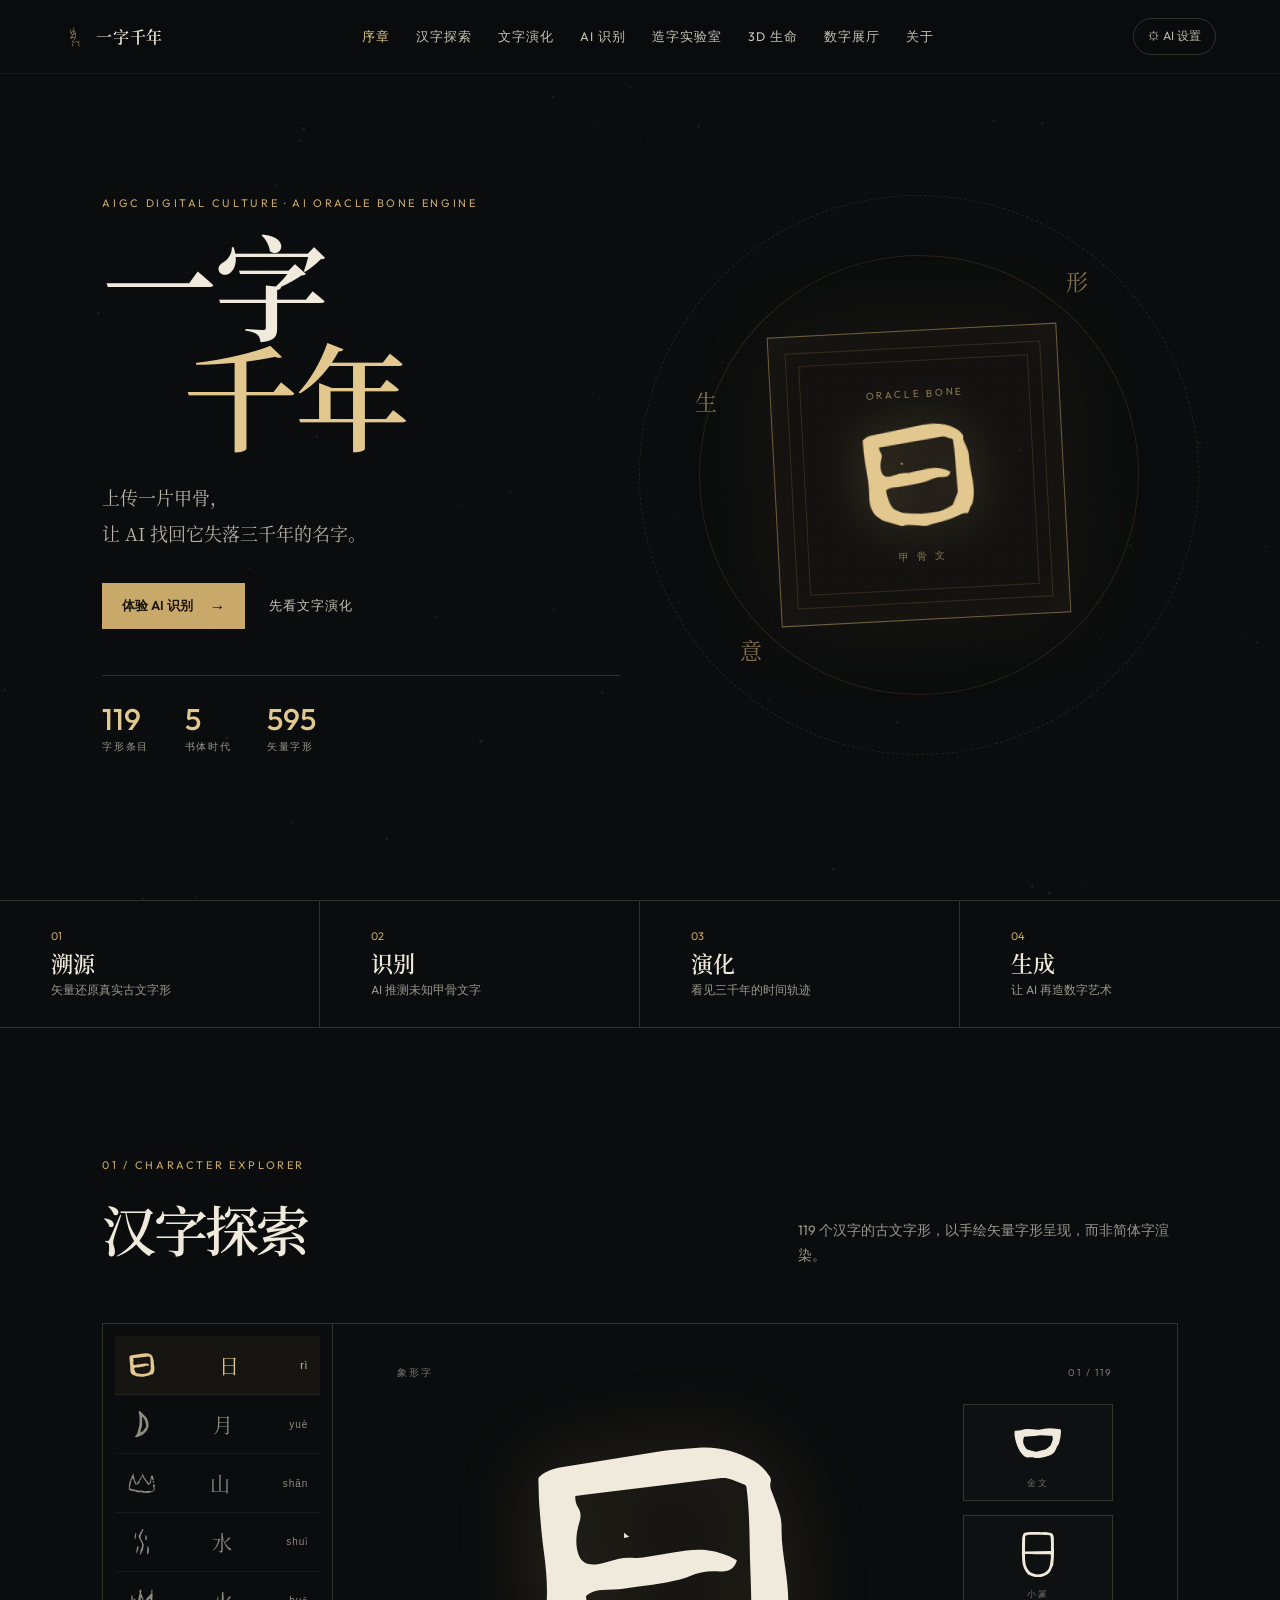
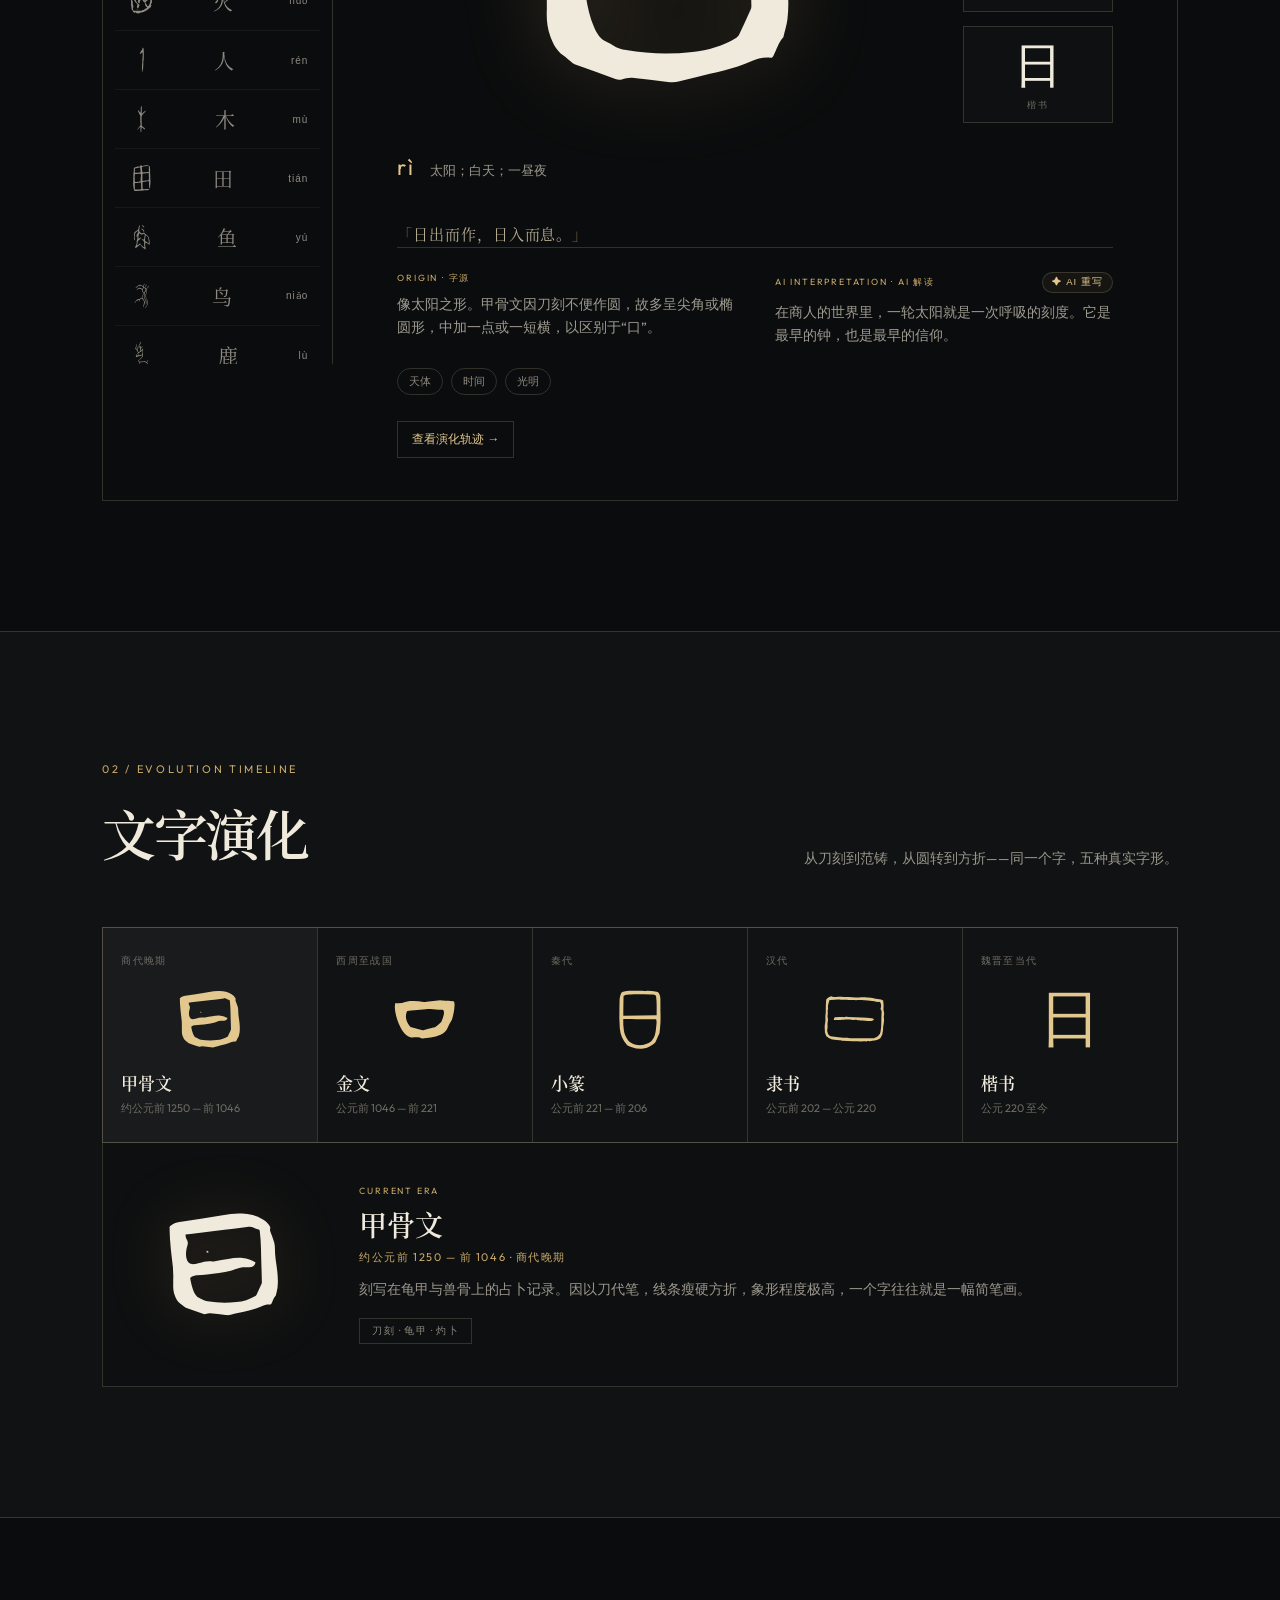
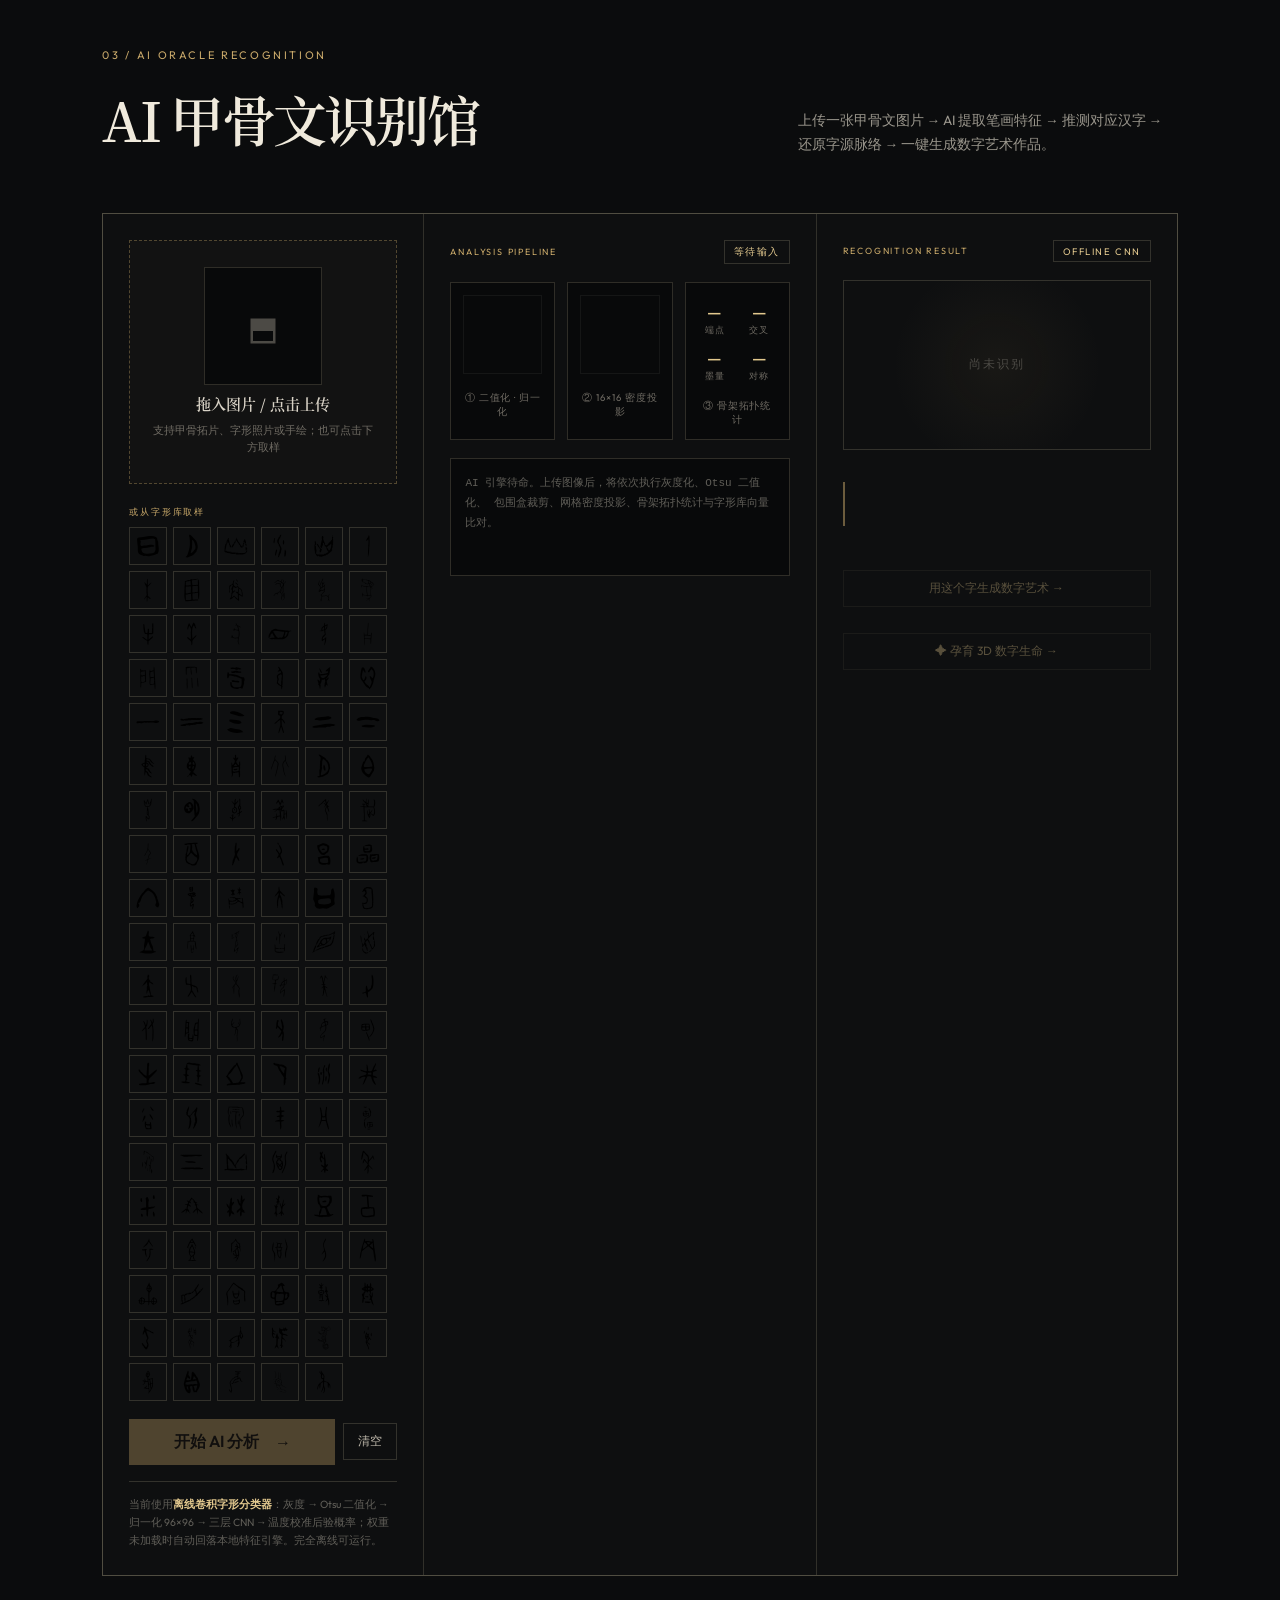
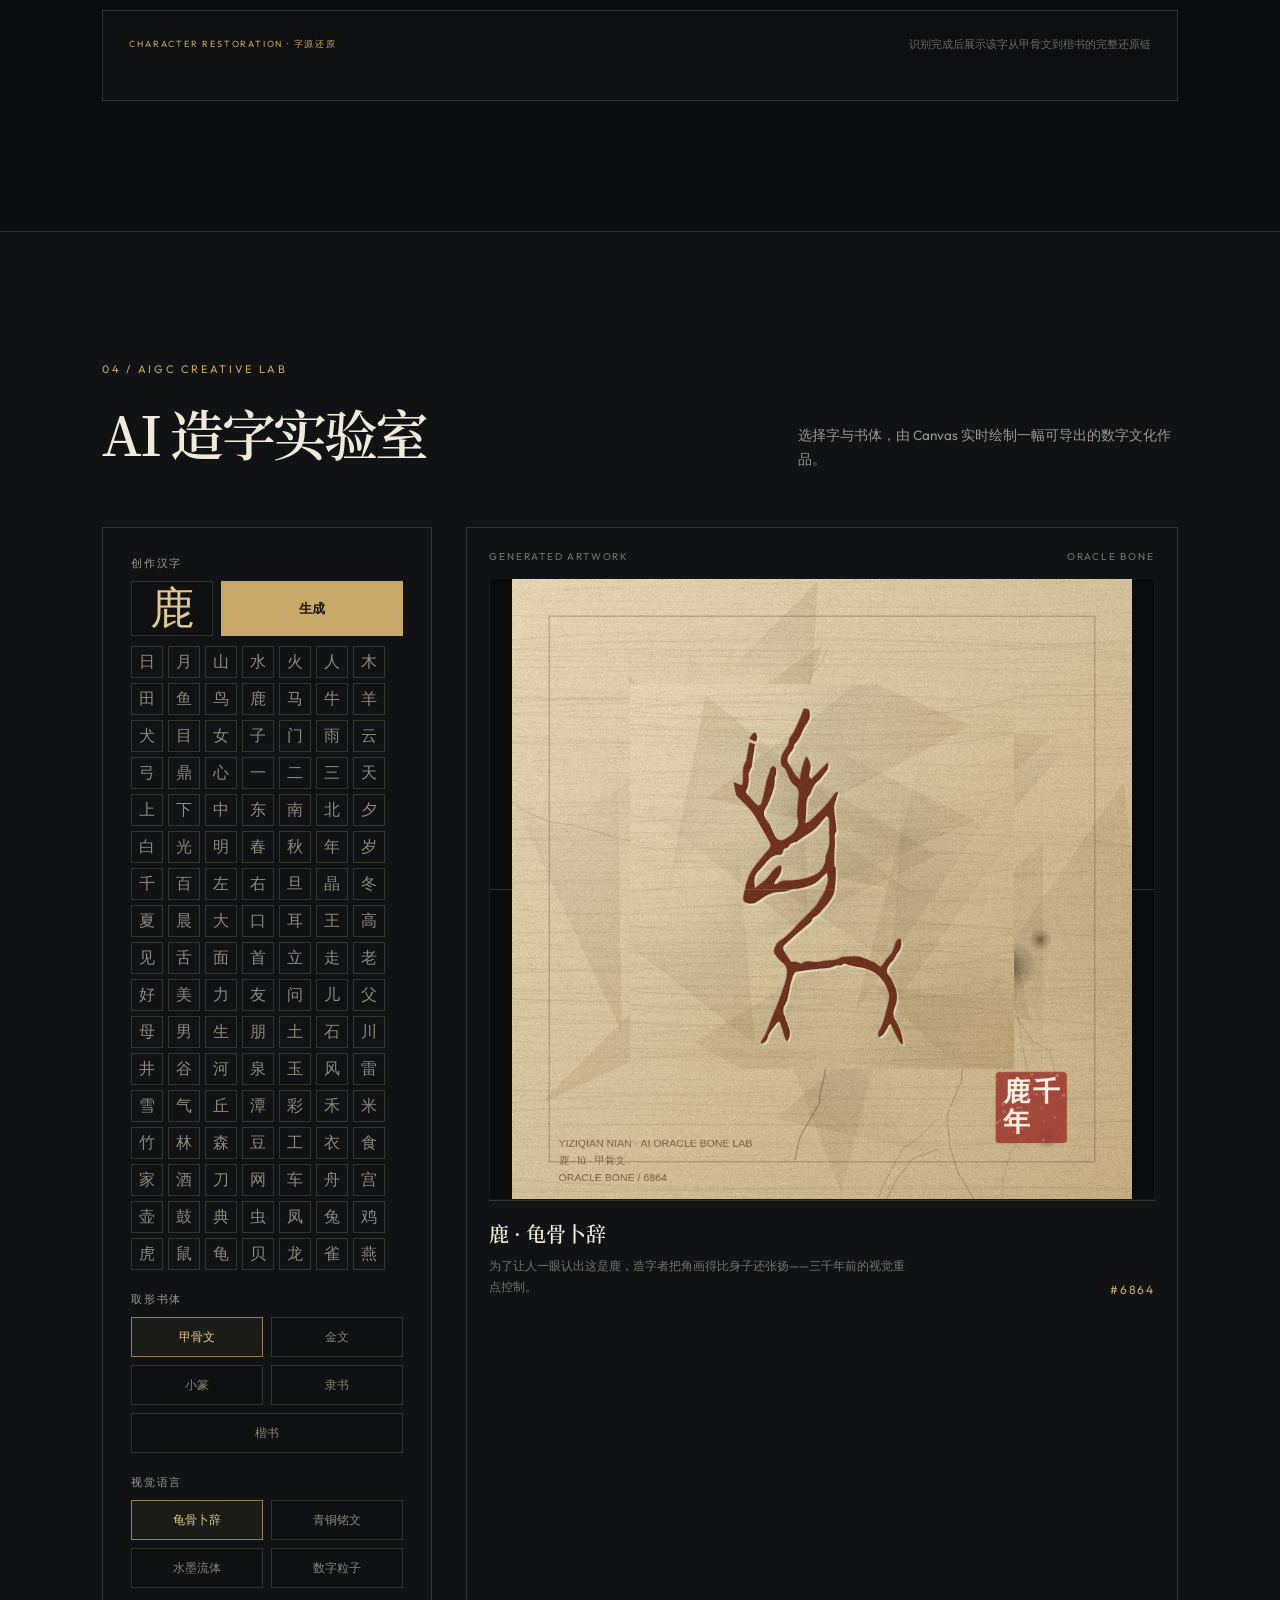
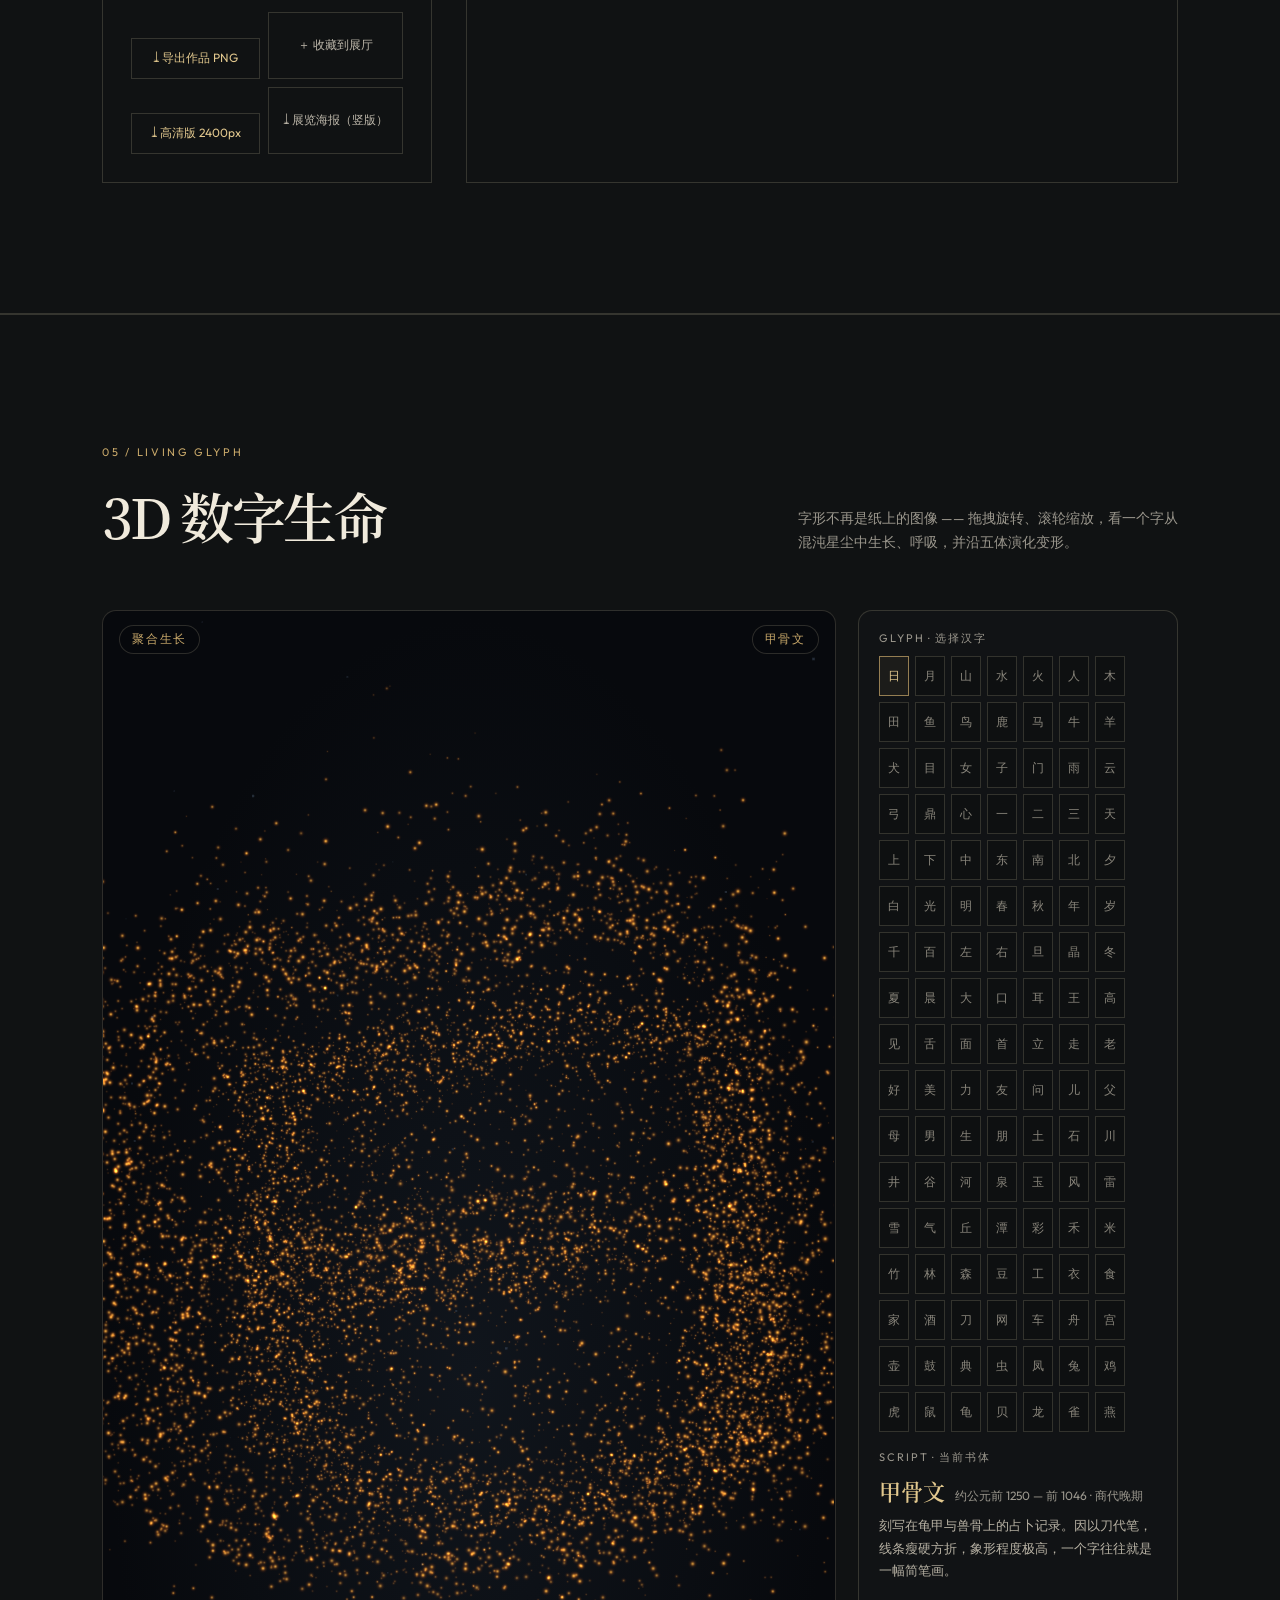
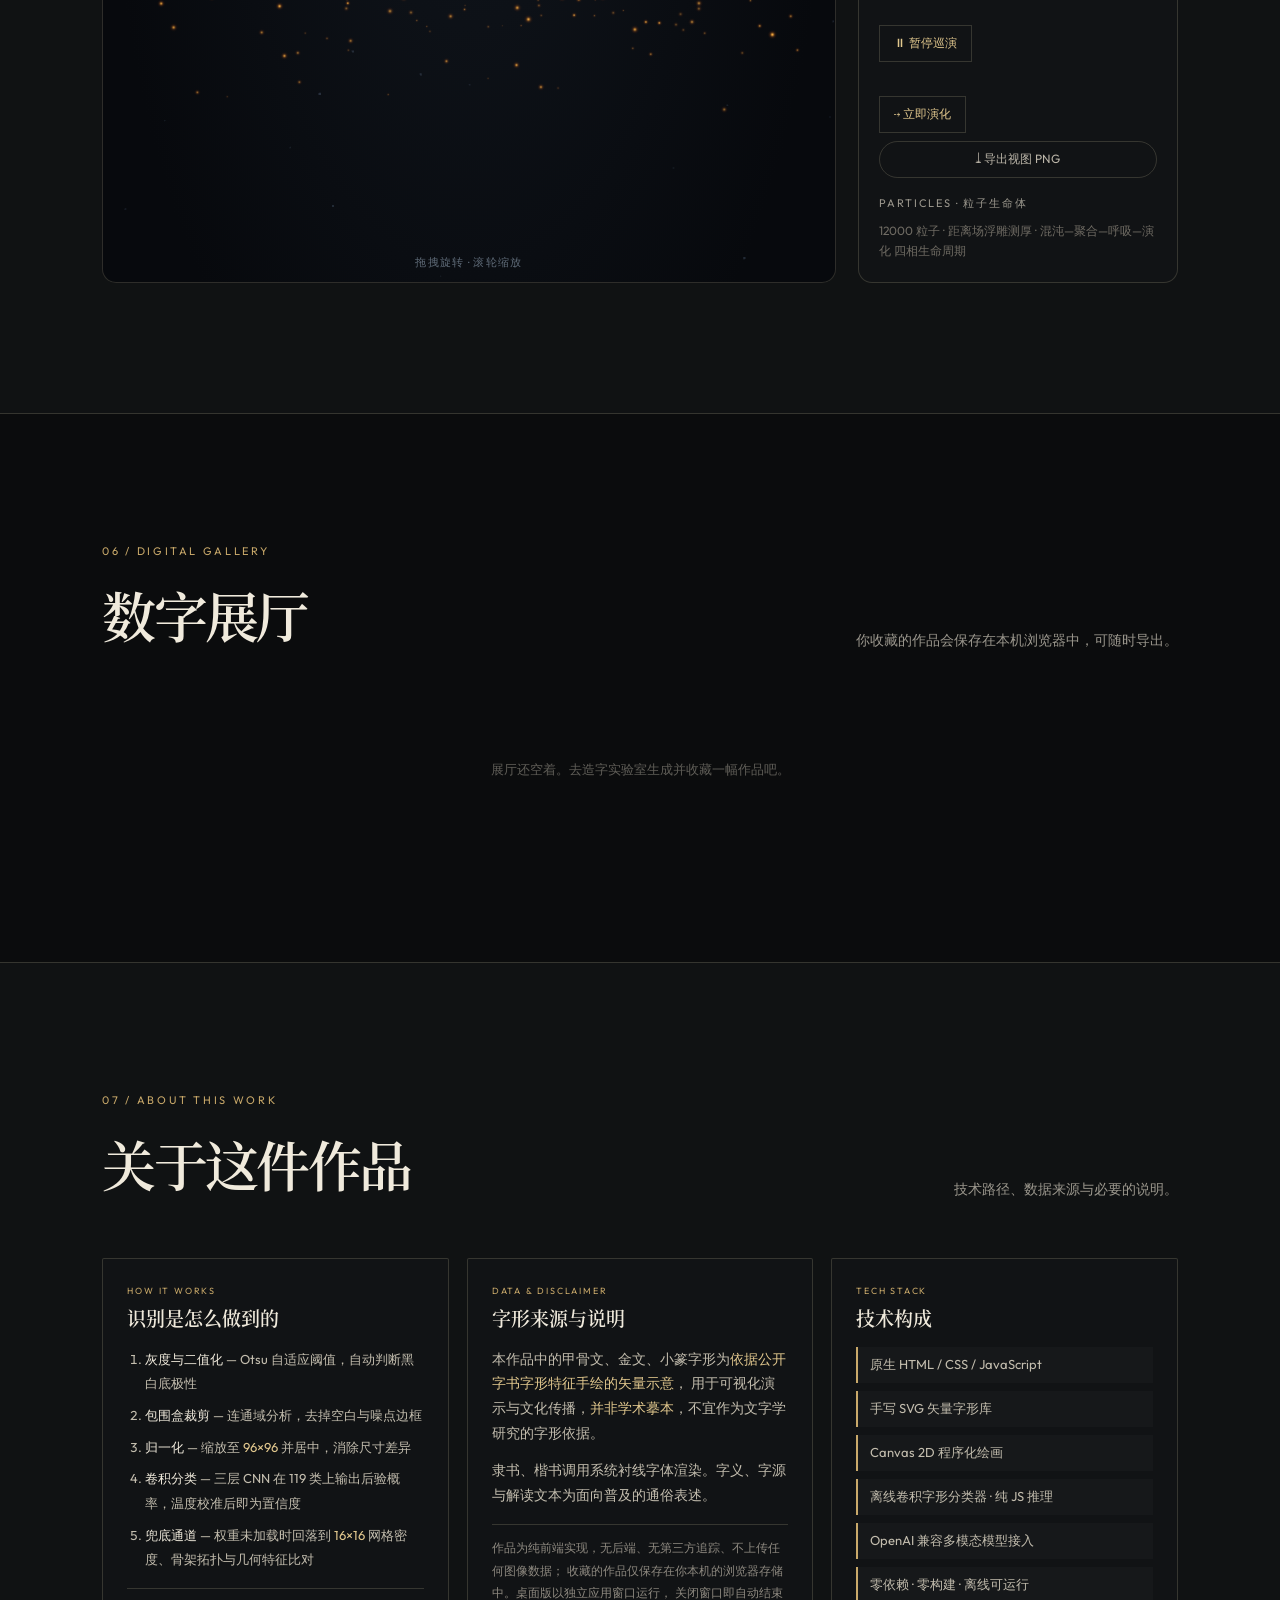
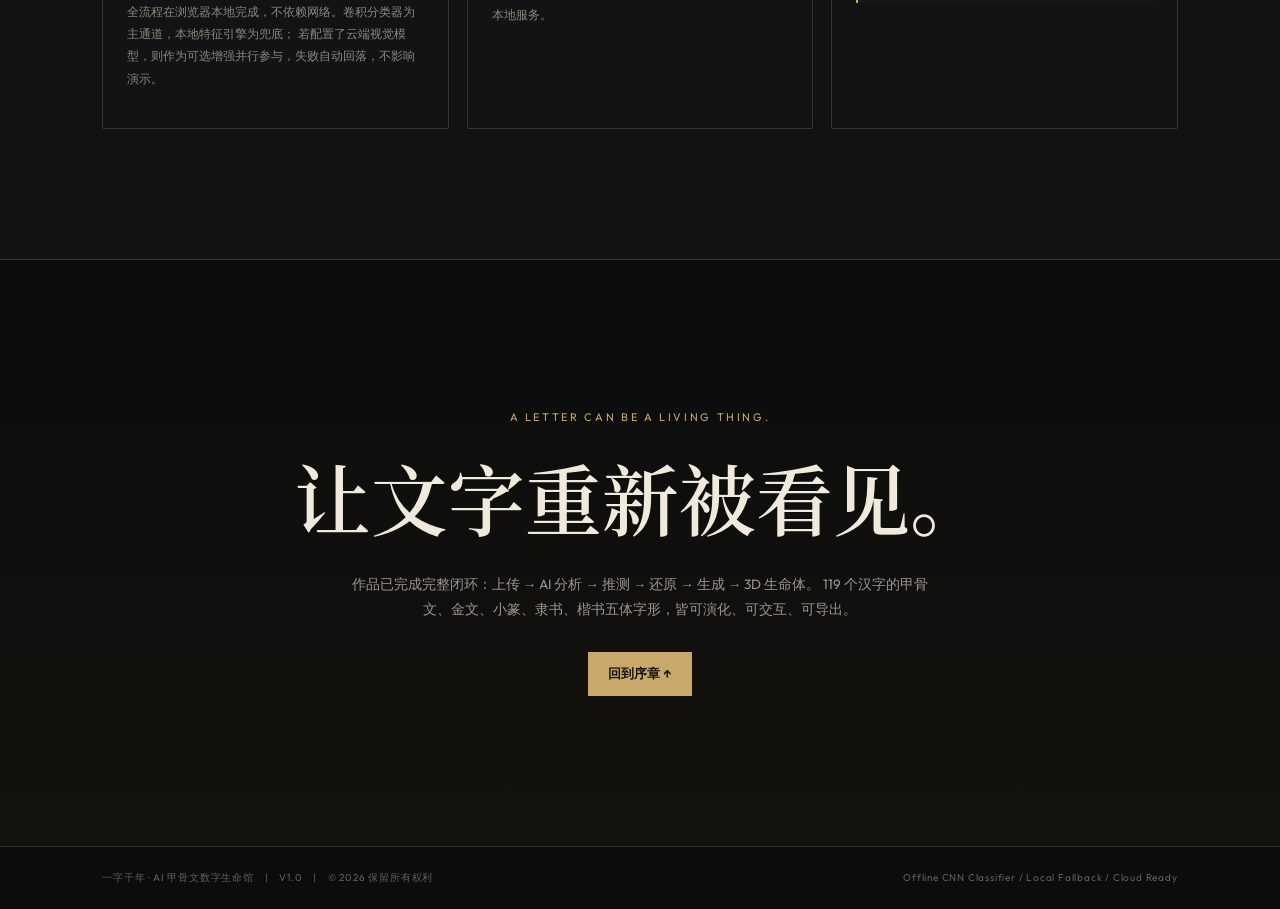
<file: index.html>
<!DOCTYPE html>
<html lang="zh-CN">
<head>
  <meta charset="UTF-8">
  <meta name="viewport" content="width=device-width, initial-scale=1.0">
  <title>一字千年 · AI 甲骨文数字生命馆</title>
  <meta name="author" content="王博彦">
  <meta name="description" content="AI 甲骨文识别与生成 · 上传甲骨文字形，AI 推测汉字、还原字源、生成数字艺术作品">
  <meta name="theme-color" content="#0d0f11">
  <meta property="og:title" content="一字千年 · AI 甲骨文数字生命馆">
  <meta property="og:description" content="上传一片甲骨，让 AI 找回它失落三千年的名字。">

  <!-- PAGES-OG:BEGIN · 部署态（GitHub Pages）专用社交预览元数据；由 tools/sync-pages-entry.ps1 注入，勿手改 -->
  <meta property="og:site_name" content="一字千年 · AI 甲骨文数字生命馆">
  <meta property="og:url" content="https://tntd26.github.io/yiziqiannian/">
  <meta property="og:image" content="https://tntd26.github.io/yiziqiannian/docs/screenshots/social-preview.jpg">
  <meta property="og:image:width" content="1280">
  <meta property="og:image:height" content="640">
  <meta name="twitter:card" content="summary_large_image">
  <!-- PAGES-OG:END -->
  <!-- 图标：甲骨「日」字 -->
  <link rel="icon" href="assets/img/favicon.ico">
  <link rel="icon" href="assets/img/icon.svg" type="image/svg+xml">
  <link rel="icon" href="assets/img/icon-192.png" sizes="192x192" type="image/png">
  <link rel="stylesheet" href="assets/css/style.css">
  <link rel="manifest" href="manifest.webmanifest">
  <link rel="apple-touch-icon" href="assets/img/icon-192.png">
</head>
<body>
  <canvas id="particles"></canvas>

  <header class="topbar">
    <div class="brand">
      <span class="brand-mark" id="brandGlyph"></span>
      <span>一字千年</span>
    </div>
    <nav id="mainNav">
      <a href="#home">序章</a>
      <a href="#explore">汉字探索</a>
      <a href="#evolution">文字演化</a>
      <a href="#oracle-ai">AI 识别</a>
      <a href="#ai-lab">造字实验室</a>
      <a href="#life-3d">3D 生命</a>
      <a href="#gallery">数字展厅</a>
      <a href="#about">关于</a>
    </nav>
    <div class="top-actions">
      <button class="ghost-btn" id="cfgBtn">⚙ AI 设置</button>
    </div>
  </header>

  <main>

    <!-- ============ HERO ============ -->
    <section id="home" class="hero">
      <div class="hero-copy">
        <p class="eyebrow">AIGC DIGITAL CULTURE · AI ORACLE BONE ENGINE</p>
        <h1>一字<br><em>千年</em></h1>
        <p class="hero-sub">上传一片甲骨，<br>让 AI 找回它失落三千年的名字。</p>
        <div class="hero-actions">
          <a class="primary-btn" href="#oracle-ai">体验 AI 识别 <span>→</span></a>
          <a class="text-btn" href="#evolution">先看文字演化</a>
        </div>
        <ul class="hero-facts">
          <li><b id="factChars">119</b><span>字形条目</span></li>
          <li><b>5</b><span>书体时代</span></li>
          <li><b id="factGlyphs">595</b><span>矢量字形</span></li>
        </ul>
      </div>

      <div class="hero-oracle">
        <div class="orbit orbit-a"></div>
        <div class="orbit orbit-b"></div>
        <div class="seal">
          <div class="seal-top">ORACLE BONE</div>
          <div class="seal-character" id="heroGlyph"></div>
          <div class="seal-bottom" id="heroLabel">甲 骨 文</div>
        </div>
        <div class="floating-note note-1">形</div>
        <div class="floating-note note-2">意</div>
        <div class="floating-note note-3">生</div>
      </div>
    </section>

    <section class="intro-strip">
      <div><span>01</span><strong>溯源</strong><small>矢量还原真实古文字形</small></div>
      <div><span>02</span><strong>识别</strong><small>AI 推测未知甲骨文字</small></div>
      <div><span>03</span><strong>演化</strong><small>看见三千年的时间轨迹</small></div>
      <div><span>04</span><strong>生成</strong><small>让 AI 再造数字艺术</small></div>
    </section>

    <!-- ============ 汉字探索 ============ -->
    <section id="explore" class="section">
      <div class="section-head">
        <div>
          <p class="eyebrow">01 / CHARACTER EXPLORER</p>
          <h2>汉字探索</h2>
        </div>
        <p class="section-desc">119 个汉字的古文字形，以手绘矢量字形呈现，而非简体字渲染。</p>
      </div>

      <div class="explorer">
        <aside class="char-list" id="charList"></aside>
        <div class="char-stage">
          <div class="stage-top">
            <span id="charCategory">象形字</span>
            <span id="charIndex">01 / 119</span>
          </div>

          <div class="stage-glyph-row">
            <div class="stage-glyph main" id="stageGlyph"></div>
            <div class="stage-side">
              <div class="side-glyph" id="sideBronze"><small>金文</small></div>
              <div class="side-glyph" id="sideSeal"><small>小篆</small></div>
              <div class="side-glyph" id="sideModern"><small>楷书</small></div>
            </div>
          </div>

          <div class="pinyin-row">
            <b id="charPinyin">rì</b>
            <span id="charGloss">太阳；白天；一昼夜</span>
          </div>

          <p class="char-poem" id="charPoem"></p>

          <div class="char-info">
            <div>
              <span class="label">ORIGIN · 字源</span>
              <p id="charOrigin"></p>
            </div>
            <div>
              <span class="label">
                AI INTERPRETATION · AI 解读
                <button class="mini-btn" id="aiRewriteBtn" title="用云端大模型重写这段展签文案">✦ AI 重写</button>
              </span>
              <p id="charMeaning"></p>
            </div>
          </div>
          <div class="tag-row" id="charTags"></div>
          <button class="outline-btn" id="evolveBtn">查看演化轨迹 →</button>
        </div>
      </div>
    </section>

    <!-- ============ 演化时间轴 ============ -->
    <section id="evolution" class="section dark-section">
      <div class="section-head">
        <div>
          <p class="eyebrow">02 / EVOLUTION TIMELINE</p>
          <h2>文字演化</h2>
        </div>
        <p class="section-desc">从刀刻到范铸，从圆转到方折——同一个字，五种真实字形。</p>
      </div>

      <div class="timeline" id="timeline"></div>
      <div class="timeline-detail">
        <div class="timeline-glyph" id="timelineGlyph"></div>
        <div class="timeline-text">
          <span class="label">CURRENT ERA</span>
          <h3 id="timelineTitle">甲骨文</h3>
          <p class="timeline-year" id="timelineYear"></p>
          <p id="timelineDesc"></p>
          <span class="tech-chip" id="timelineTech"></span>
        </div>
      </div>
    </section>

    <!-- ============ AI 甲骨文识别馆 ============ -->
    <section id="oracle-ai" class="section">
      <div class="section-head">
        <div>
          <p class="eyebrow">03 / AI ORACLE RECOGNITION</p>
          <h2>AI 甲骨文识别馆</h2>
        </div>
        <p class="section-desc">
          上传一张甲骨文图片 → AI 提取笔画特征 → 推测对应汉字 →
          还原字源脉络 → 一键生成数字艺术作品。
        </p>
      </div>

      <div class="recognizer">

        <!-- 左：输入 -->
        <div class="rec-input">
          <div class="dropzone" id="dropzone" role="button" tabindex="0"
               aria-label="上传甲骨文图片，也可直接粘贴">
            <input type="file" id="fileInput" accept="image/*" hidden>
            <div class="dz-inner" id="dzInner">
              <div class="dz-icon" id="dzPreviewWrap"></div>
              <b>拖入图片 / 点击上传</b>
              <small>支持甲骨拓片、字形照片或手绘；也可点击下方取样</small>
            </div>
          </div>

          <div class="sample-row">
            <span class="label">或从字形库取样</span>
            <div class="sample-chips" id="sampleChips"></div>
          </div>

          <div class="rec-actions">
            <button class="primary-btn wide" id="analyzeBtn" disabled>
              <span id="analyzeLabel">开始 AI 分析</span> <span>→</span>
            </button>
            <button class="ghost-btn" id="clearBtn">清空</button>
          </div>

          <div class="engine-note" id="engineNote"></div>
        </div>

        <!-- 中：分析过程 -->
        <div class="rec-process">
          <div class="proc-head">
            <span class="label">ANALYSIS PIPELINE</span>
            <span class="proc-state" id="procState">等待输入</span>
          </div>

          <div class="proc-grid">
            <div class="proc-cell">
              <canvas id="cvBinary" width="120" height="120"></canvas>
              <small>① 二值化 · 归一化</small>
            </div>
            <div class="proc-cell">
              <canvas id="cvGrid" width="120" height="120"></canvas>
              <small>② 16×16 密度投影</small>
            </div>
            <div class="proc-cell">
              <div class="topo-box" id="topoBox">
                <div><b id="topoEnd">—</b><span>端点</span></div>
                <div><b id="topoJun">—</b><span>交叉</span></div>
                <div><b id="topoDen">—</b><span>墨量</span></div>
                <div><b id="topoSym">—</b><span>对称</span></div>
              </div>
              <small>③ 骨架拓扑统计</small>
            </div>
          </div>

          <div class="proc-log" id="procLog">
            <p class="log-idle">AI 引擎待命。上传图像后，将依次执行灰度化、Otsu 二值化、
              包围盒裁剪、网格密度投影、骨架拓扑统计与字形库向量比对。</p>
          </div>
        </div>

        <!-- 右：结果 -->
        <div class="rec-result">
          <div class="proc-head">
            <span class="label">RECOGNITION RESULT</span>
            <span class="proc-state" id="srcBadge">OFFLINE CNN</span>
          </div>

          <div class="result-hero" id="resultHero">
            <div class="rh-empty">尚未识别</div>
          </div>

          <div class="cand-list" id="candList"></div>

          <div class="reason-box" id="reasonBox"></div>

          <button class="outline-btn wide" id="toLabBtn" disabled>
            用这个字生成数字艺术 →
          </button>
          <button class="outline-btn wide" id="toLifeBtn" disabled>
            ✦ 孕育 3D 数字生命 →
          </button>
        </div>
      </div>

      <!-- 还原链条 -->
      <div class="restore-chain" id="restoreChain">
        <div class="rc-head">
          <span class="label">CHARACTER RESTORATION · 字源还原</span>
          <span class="rc-sub" id="rcSub">识别完成后展示该字从甲骨文到楷书的完整还原链</span>
        </div>
        <div class="rc-items" id="rcItems"></div>
      </div>
    </section>

    <!-- ============ AI 造字实验室 ============ -->
    <section id="ai-lab" class="section dark-section">
      <div class="section-head">
        <div>
          <p class="eyebrow">04 / AIGC CREATIVE LAB</p>
          <h2>AI 造字实验室</h2>
        </div>
        <p class="section-desc">选择字与书体，由 Canvas 实时绘制一幅可导出的数字文化作品。</p>
      </div>

      <div class="lab">
        <div class="lab-control">
          <label for="wordInput">创作汉字</label>
          <div class="input-row">
            <input id="wordInput" maxlength="1" value="鹿" aria-label="输入汉字">
            <button class="primary-btn" id="generateBtn">生成</button>
          </div>
          <div class="quick-chars" id="quickChars"></div>

          <label>取形书体</label>
          <div class="style-grid era-picker" id="eraPicker"></div>

          <label>视觉语言</label>
          <div class="style-grid" id="styleGrid">
            <button class="style-chip active" data-style="oracle">龟骨卜辞</button>
            <button class="style-chip" data-style="bronze">青铜铭文</button>
            <button class="style-chip" data-style="ink">水墨流体</button>
            <button class="style-chip" data-style="particle">数字粒子</button>
          </div>

          <div class="lab-actions">
            <button class="outline-btn wide" id="exportBtn">⤓ 导出作品 PNG</button>
            <button class="ghost-btn wide" id="saveBtn">＋ 收藏到展厅</button>
            <button class="outline-btn wide" id="exportHdBtn">⤓ 高清版 2400px</button>
            <button class="ghost-btn wide" id="exportPosterBtn">⤓ 展览海报（竖版）</button>
          </div>
        </div>

        <div class="generation-card">
          <div class="generation-meta">
            <span>GENERATED ARTWORK</span>
            <span id="generationStyle">ORACLE BONE</span>
          </div>
          <div class="generation-canvas" id="generationCanvas">
            <canvas id="artCanvas" width="900" height="900"></canvas>
            <div class="scanline"></div>
          </div>
          <div class="generation-footer">
            <div>
              <strong id="generatedTitle">鹿 · 龟骨卜辞</strong>
              <p id="generatedCaption"></p>
            </div>
            <span class="gen-code" id="genCode">#0000</span>
          </div>
        </div>
      </div>
    </section>

    <!-- ============ 3D 数字生命 ============ -->
    <section id="life-3d" class="section dark-section">
      <div class="section-head">
        <div>
          <p class="eyebrow">05 / LIVING GLYPH</p>
          <h2>3D 数字生命</h2>
        </div>
        <p class="section-desc">字形不再是纸上的图像 —— 拖拽旋转、滚轮缩放，看一个字从混沌星尘中生长、呼吸，并沿五体演化变形。</p>
      </div>
      <div class="life-grid">
        <div class="life-stage" id="lifeStage">
          <div class="life-hud">
            <span id="lifePhase">混沌星尘</span>
            <span id="lifeEra">甲骨文</span>
          </div>
          <div class="life-hint">拖拽旋转 · 滚轮缩放</div>
        </div>
        <div class="life-panel">
          <div class="life-block">
            <span class="label">GLYPH · 选择汉字</span>
            <div class="life-chars" id="lifeChars"></div>
          </div>
          <div class="life-block">
            <span class="label">SCRIPT · 当前书体</span>
            <div class="life-era-row">
              <b id="lifeEraName">甲骨文</b>
              <span id="lifeEraYear"></span>
            </div>
            <p class="life-era-desc" id="lifeEraDesc"></p>
          </div>
          <div class="life-block life-actions">
            <button class="outline-btn" id="lifeTourBtn">⏸ 暂停巡演</button>
            <button class="outline-btn" id="lifeEvolveBtn">⇢ 立即演化</button>
            <button class="ghost-btn" id="lifeShotBtn">⤓ 导出视图 PNG</button>
          </div>
          <div class="life-block">
            <span class="label">PARTICLES · 粒子生命体</span>
            <p class="life-note">12000 粒子 · 距离场浮雕测厚 · 混沌—聚合—呼吸—演化 四相生命周期</p>
          </div>
        </div>
      </div>
    </section>

    <!-- ============ 数字展厅 ============ -->
    <section id="gallery" class="section">
      <div class="section-head">
        <div>
          <p class="eyebrow">06 / DIGITAL GALLERY</p>
          <h2>数字展厅</h2>
        </div>
        <p class="section-desc">你收藏的作品会保存在本机浏览器中，可随时导出。</p>
      </div>
      <div class="gallery-grid" id="galleryGrid">
        <p class="gallery-empty">展厅还空着。去造字实验室生成并收藏一幅作品吧。</p>
      </div>
    </section>

    <!-- ============ 关于 / 技术说明 ============ -->
    <section id="about" class="section dark-section">
      <div class="section-head">
        <div>
          <p class="eyebrow">07 / ABOUT THIS WORK</p>
          <h2>关于这件作品</h2>
        </div>
        <p class="section-desc">技术路径、数据来源与必要的说明。</p>
      </div>

      <div class="about-grid">
        <div class="about-card">
          <span class="label">HOW IT WORKS</span>
          <h3>识别是怎么做到的</h3>
          <ol class="about-steps">
            <li><b>灰度与二值化</b> — Otsu 自适应阈值，自动判断黑白底极性</li>
            <li><b>包围盒裁剪</b> — 连通域分析，去掉空白与噪点边框</li>
            <li><b>归一化</b> — 缩放至 <span id="aboutNorm">96×96</span> 并居中，消除尺寸差异</li>
            <li><b>卷积分类</b> — 三层 CNN 在 119 类上输出后验概率，温度校准后即为置信度</li>
            <li><b>兜底通道</b> — 权重未加载时回落到 <span id="aboutGrid">16×16</span> 网格密度、骨架拓扑与几何特征比对</li>
          </ol>
          <p class="about-note">
            全流程在浏览器本地完成，不依赖网络。卷积分类器为主通道，本地特征引擎为兜底；
            若配置了云端视觉模型，则作为可选增强并行参与，失败自动回落，不影响演示。
          </p>
        </div>

        <div class="about-card">
          <span class="label">DATA &amp; DISCLAIMER</span>
          <h3>字形来源与说明</h3>
          <p>
            本作品中的甲骨文、金文、小篆字形为<b>依据公开字书字形特征手绘的矢量示意</b>，
            用于可视化演示与文化传播，<b>并非学术摹本</b>，不宜作为文字学研究的字形依据。
          </p>
          <p>
            隶书、楷书调用系统衬线字体渲染。字义、字源与解读文本为面向普及的通俗表述。
          </p>
          <p class="about-note">
            作品为纯前端实现，无后端、无第三方追踪、不上传任何图像数据；
            收藏的作品仅保存在你本机的浏览器存储中。桌面版以独立应用窗口运行，
            关闭窗口即自动结束本地服务。
          </p>
        </div>

        <div class="about-card">
          <span class="label">TECH STACK</span>
          <h3>技术构成</h3>
          <ul class="about-tags">
            <li>原生 HTML / CSS / JavaScript</li>
            <li>手写 SVG 矢量字形库</li>
            <li>Canvas 2D 程序化绘画</li>
            <li>离线卷积字形分类器 · 纯 JS 推理</li>
            <li>OpenAI 兼容多模态模型接入</li>
            <li>零依赖 · 零构建 · 离线可运行</li>
          </ul>
        </div>
      </div>
    </section>

    <section class="final-cta">
      <p class="eyebrow">A LETTER CAN BE A LIVING THING.</p>
      <h2>让文字重新被看见。</h2>
      <p>作品已完成完整闭环：上传 → AI 分析 → 推测 → 还原 → 生成 → 3D 生命体。
        119 个汉字的甲骨文、金文、小篆、隶书、楷书五体字形，皆可演化、可交互、可导出。</p>
      <a class="primary-btn" href="#home">回到序章 ↑</a>
    </section>
  </main>

  <footer>
    <span>一字千年 · AI 甲骨文数字生命馆　|　V1.0　|　© 2026 保留所有权利</span>
    <span id="footerEngine">Offline CNN Classifier / Local Fallback / Cloud Ready</span>
  </footer>

  <!-- ============ AI 设置弹窗 ============ -->
  <div class="modal-mask" id="cfgModal">
    <div class="modal">
      <div class="modal-head">
        <h3>AI 引擎设置</h3>
        <button class="modal-close" id="cfgClose">×</button>
      </div>
      <p class="modal-desc">
        填入任意 OpenAI 兼容的<b>视觉（多模态）</b>大模型即可启用云端识别；
        留空则使用内置的离线卷积分类器（完全离线可用）。<br>
        <em style="color:#c9614f">注意：必须是能"看图"的模型。</em>
        纯文本模型（如 DeepSeek 的 deepseek-chat / v4-pro）收到图片会报错或直接答非所问。
      </p>

      <label>服务商预设</label>
      <div class="preset-row" id="presetRow"></div>

      <label>Base URL</label>
      <input class="modal-input" id="cfgBase" placeholder="https://.../v1">

      <label>模型名称</label>
      <input class="modal-input" id="cfgModel" placeholder="qwen-vl-plus">

      <label>API Key</label>
      <input class="modal-input" id="cfgKey" type="password" placeholder="sk-...">

      <label class="switch-row">
        <input type="checkbox" id="cfgEnabled">
        <span>启用云端模型（关闭则仅使用本地离线分类器）</span>
      </label>

      <div class="modal-actions">
        <button class="ghost-btn" id="cfgTest">测试连接</button>
        <button class="primary-btn" id="cfgSave">保存配置</button>
      </div>
      <p class="modal-tip" id="cfgTip"></p>
    </div>
  </div>

  <!-- ============ 作品大图查看 ============ -->
  <div class="modal-mask" id="lbModal">
    <div class="lb-box">
      <button class="modal-close" id="lbClose">×</button>
      <img id="lbImg" alt="作品大图">
      <div class="lb-meta">
        <b id="lbTitle"></b>
        <span id="lbSub"></span>
        <a class="outline-btn" id="lbDownload" download>⤓ 下载</a>
      </div>
    </div>
  </div>

  <div class="toast" id="toast"></div>

  <script src="assets/js/three.min.js"></script>
  <script src="assets/js/life3d.js"></script>
  <script src="assets/js/glyphs-real.js"></script>
  <script src="assets/js/glyphs.js"></script>
  <script src="assets/js/vision.js"></script>
  <script src="assets/js/obicnn.js"></script>
  <script src="assets/js/ai.js"></script>
  <script src="assets/js/art.js"></script>
  <script src="assets/js/script.js"></script>
  <script>
    // PWA：注册离线缓存（file:// 下不支持，自动跳过）
    if ("serviceWorker" in navigator && location.protocol.startsWith("http")) {
      addEventListener("load", () => {
        navigator.serviceWorker.register("sw.js").catch(() => { });
      });
    }
  </script>
</body>
</html>
</file>
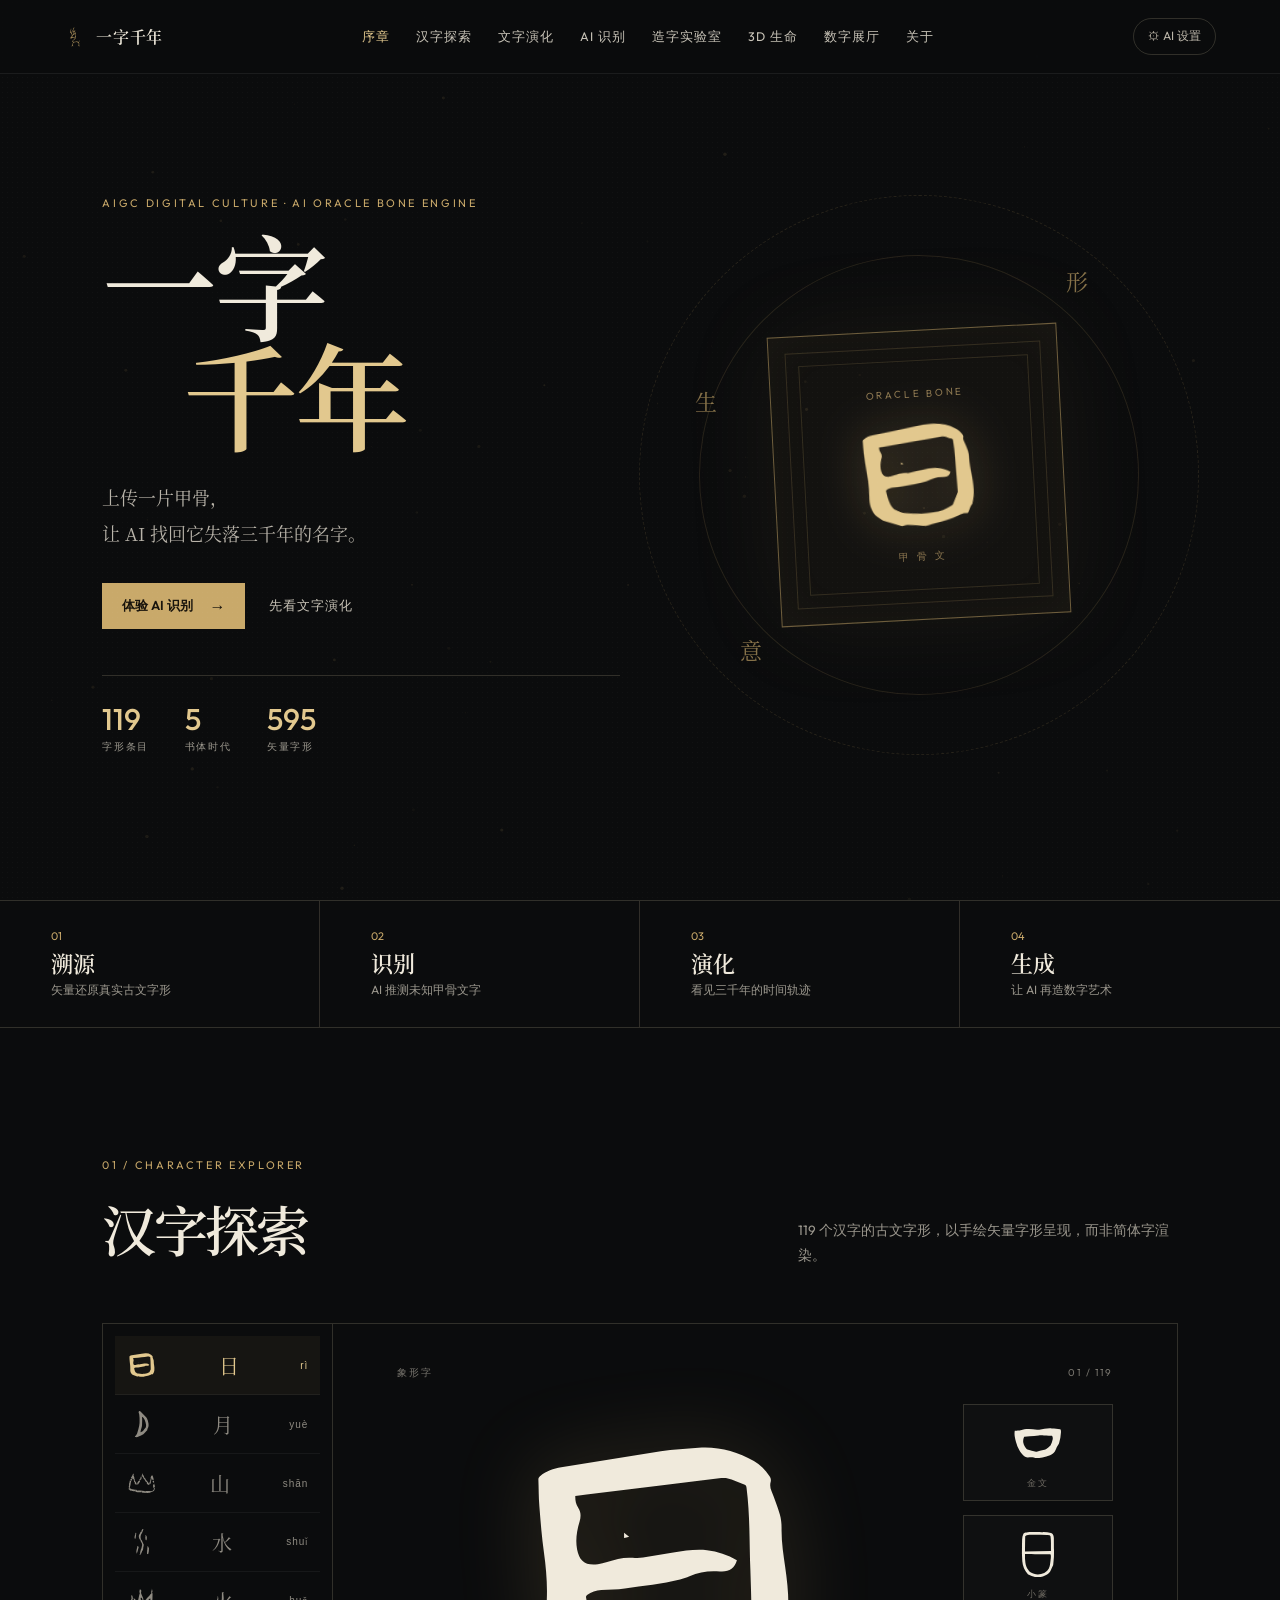
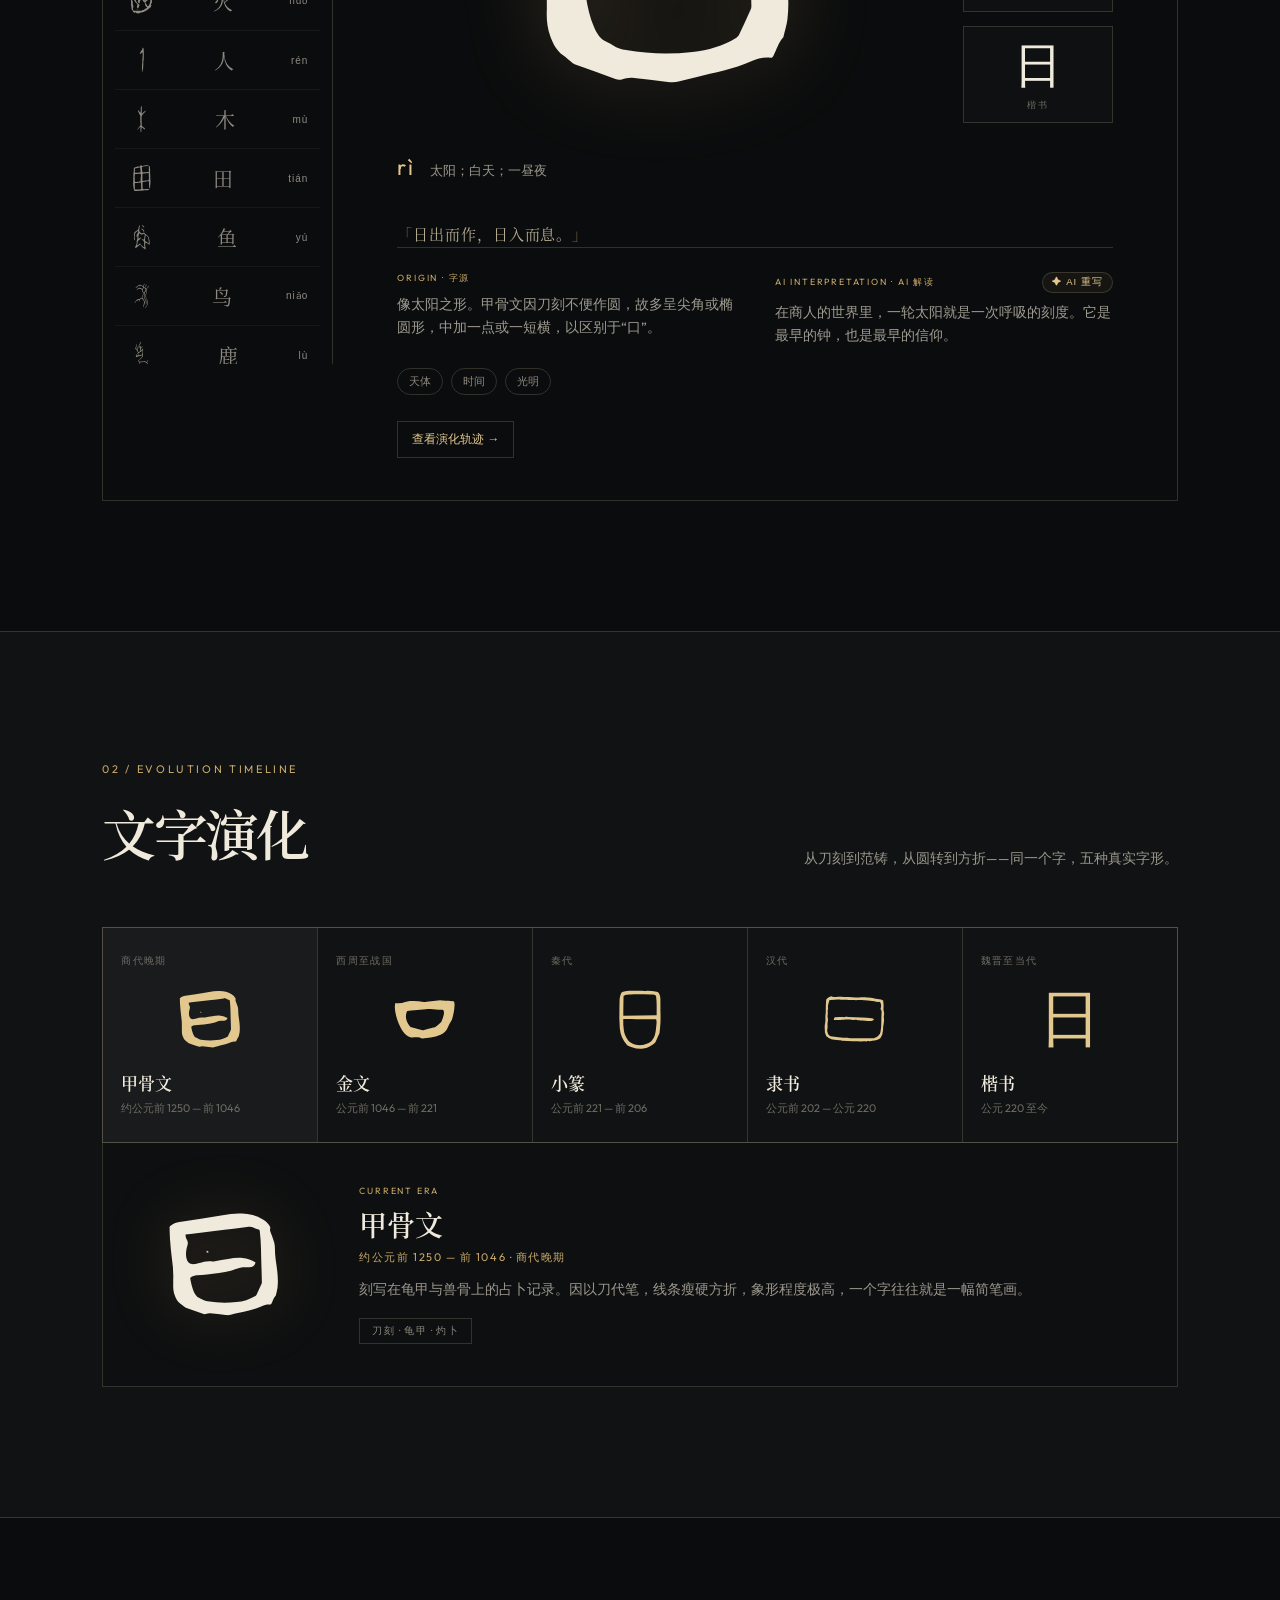
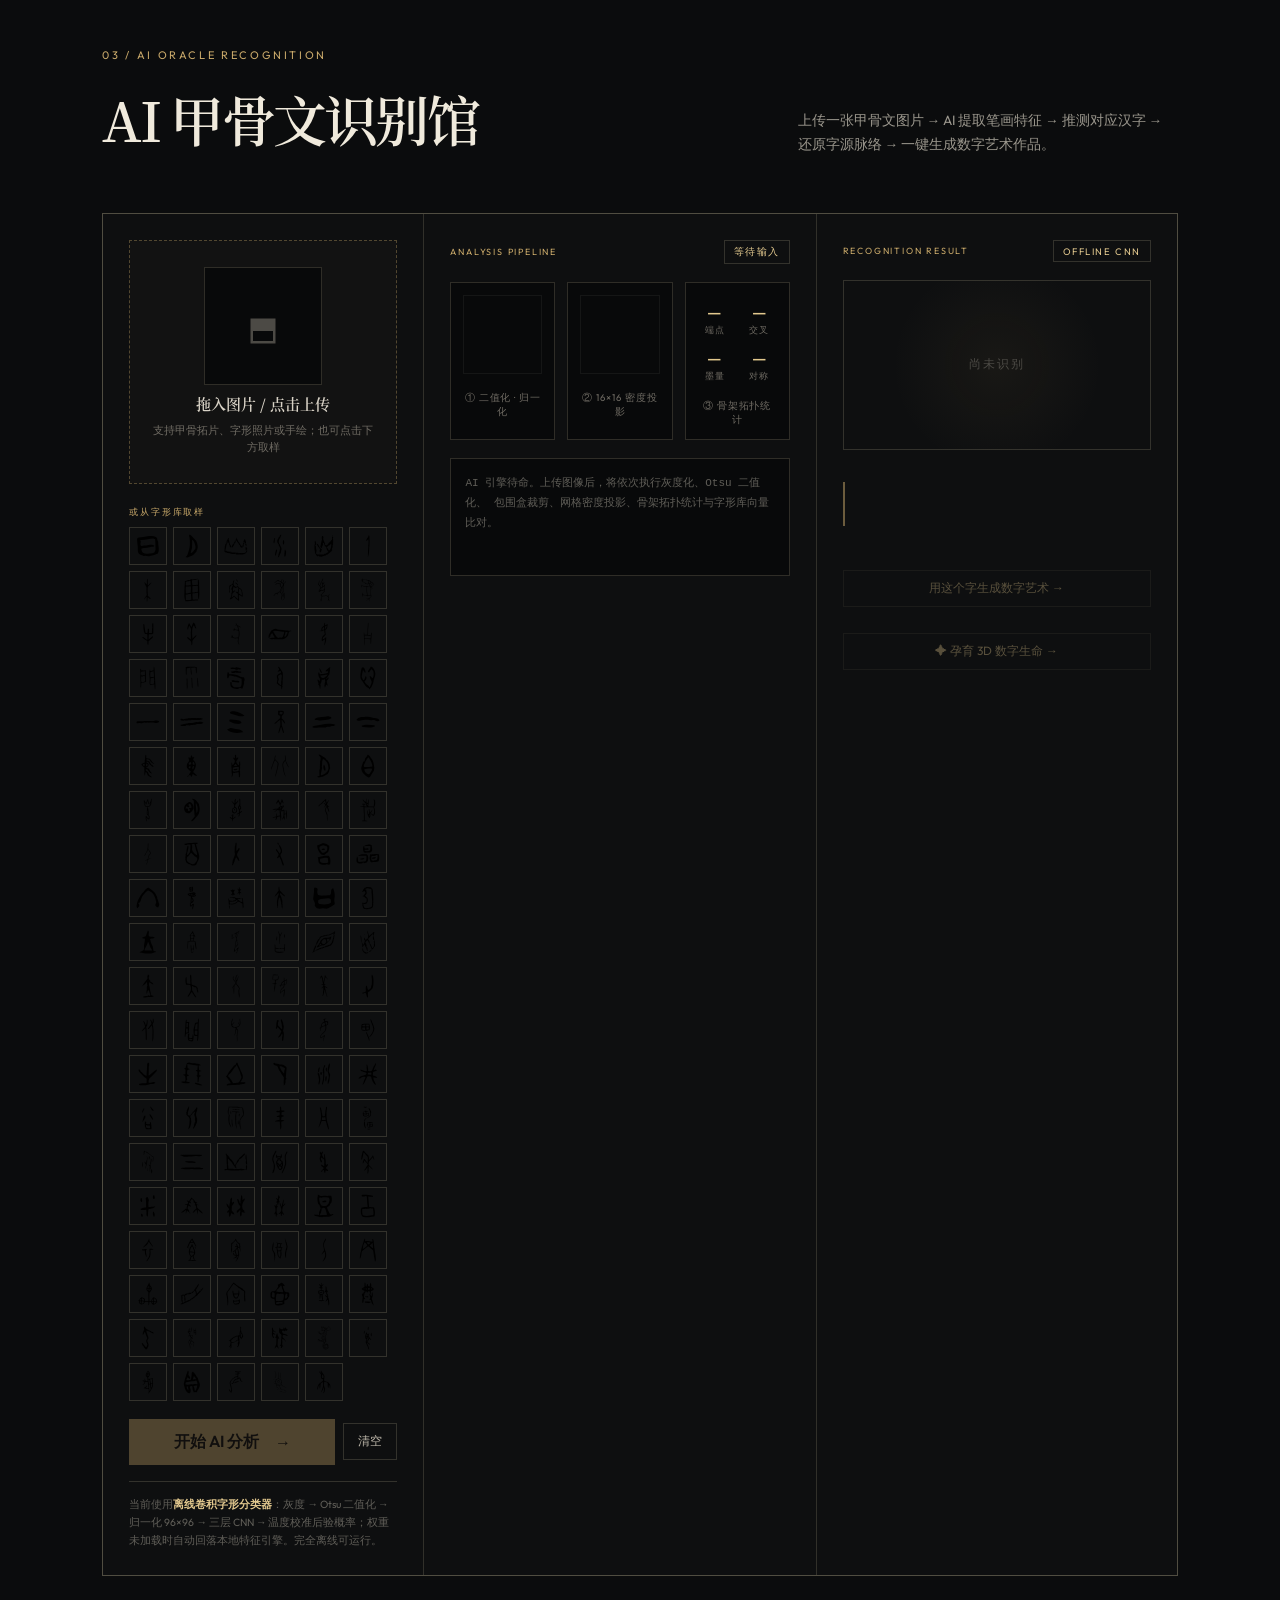
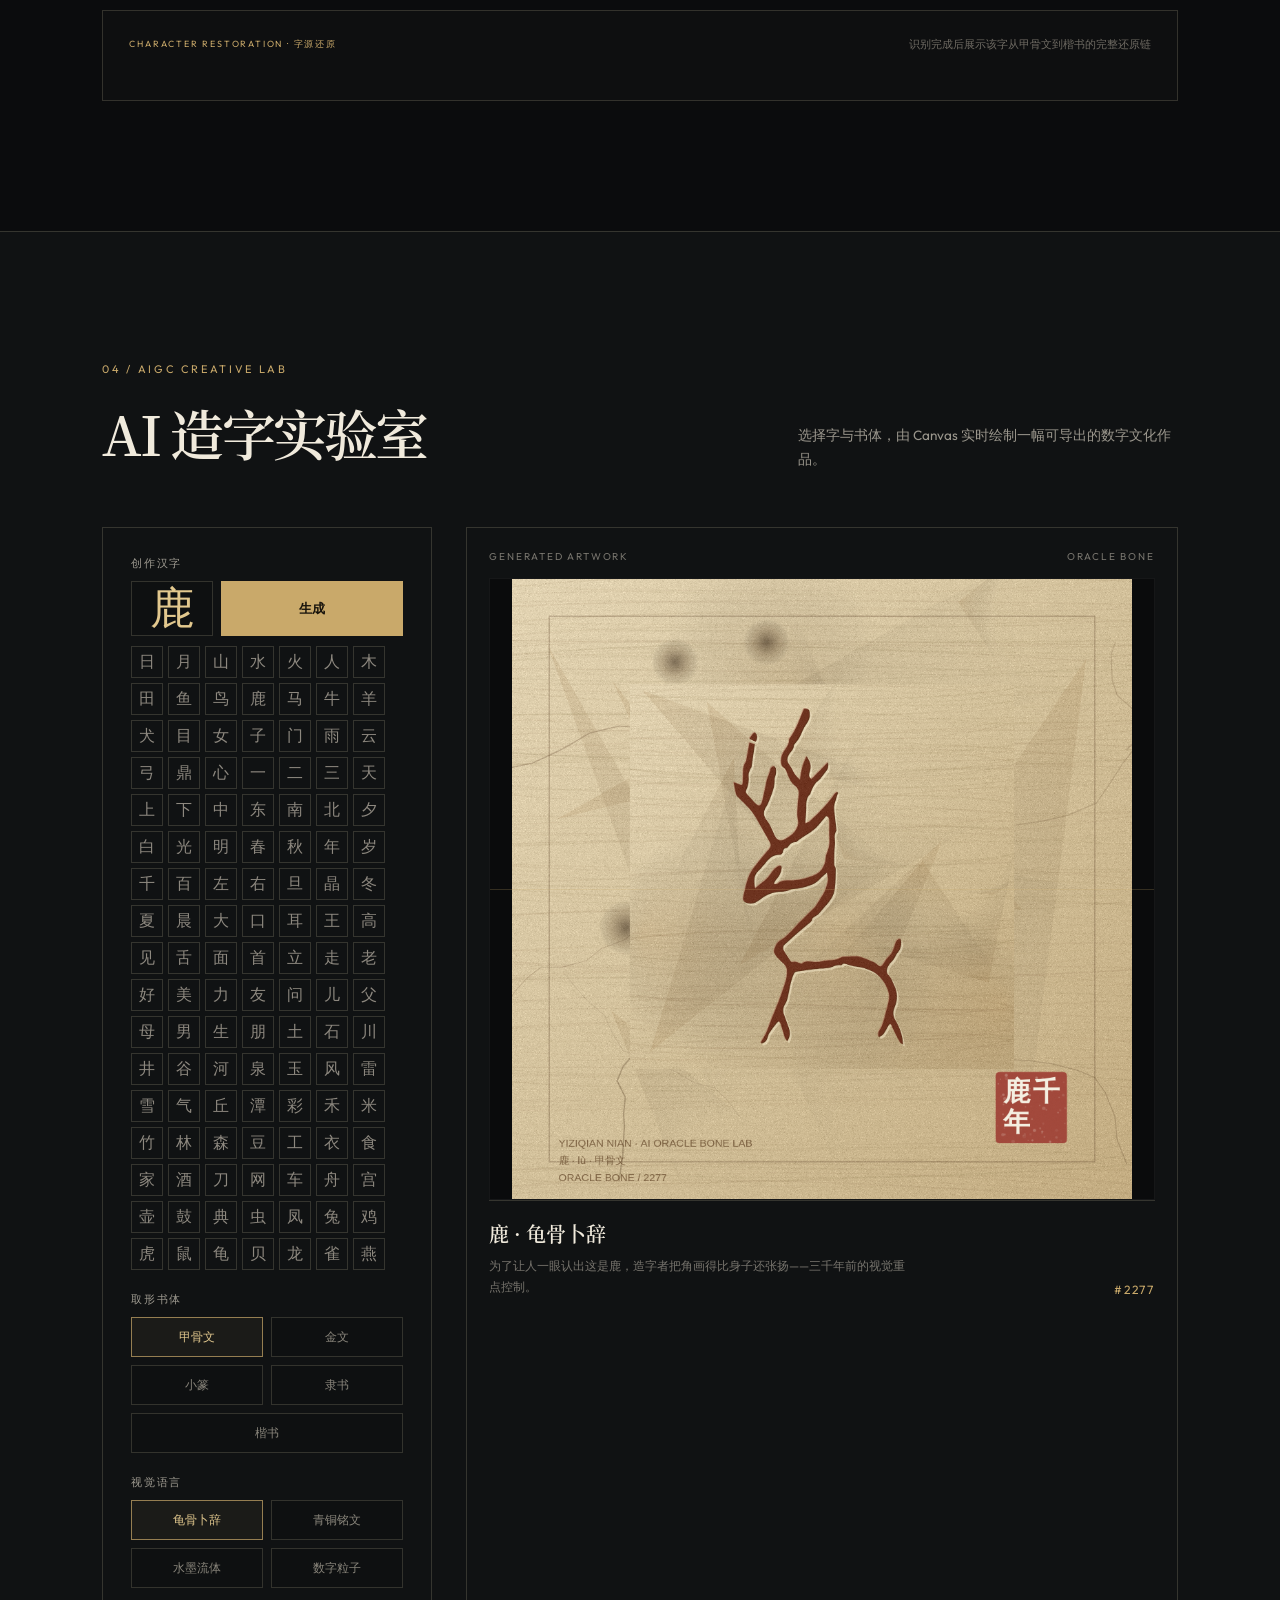
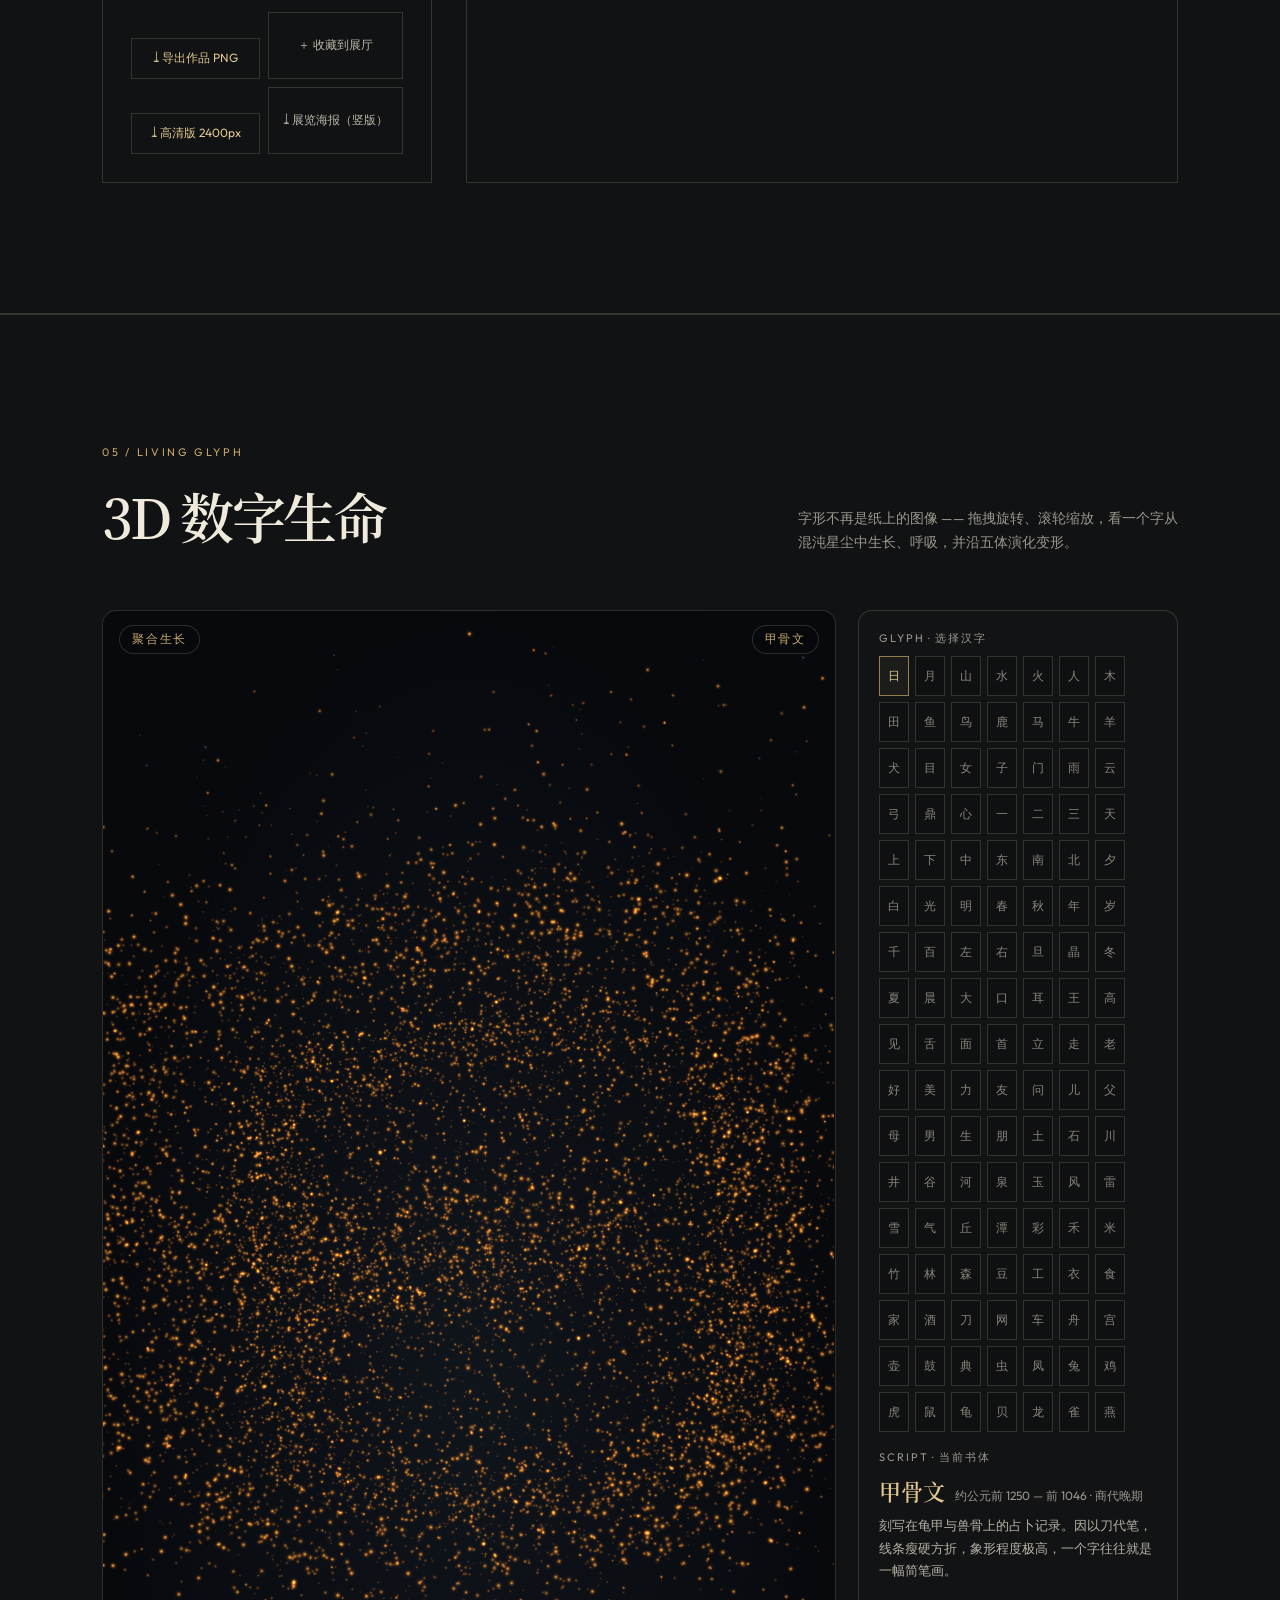
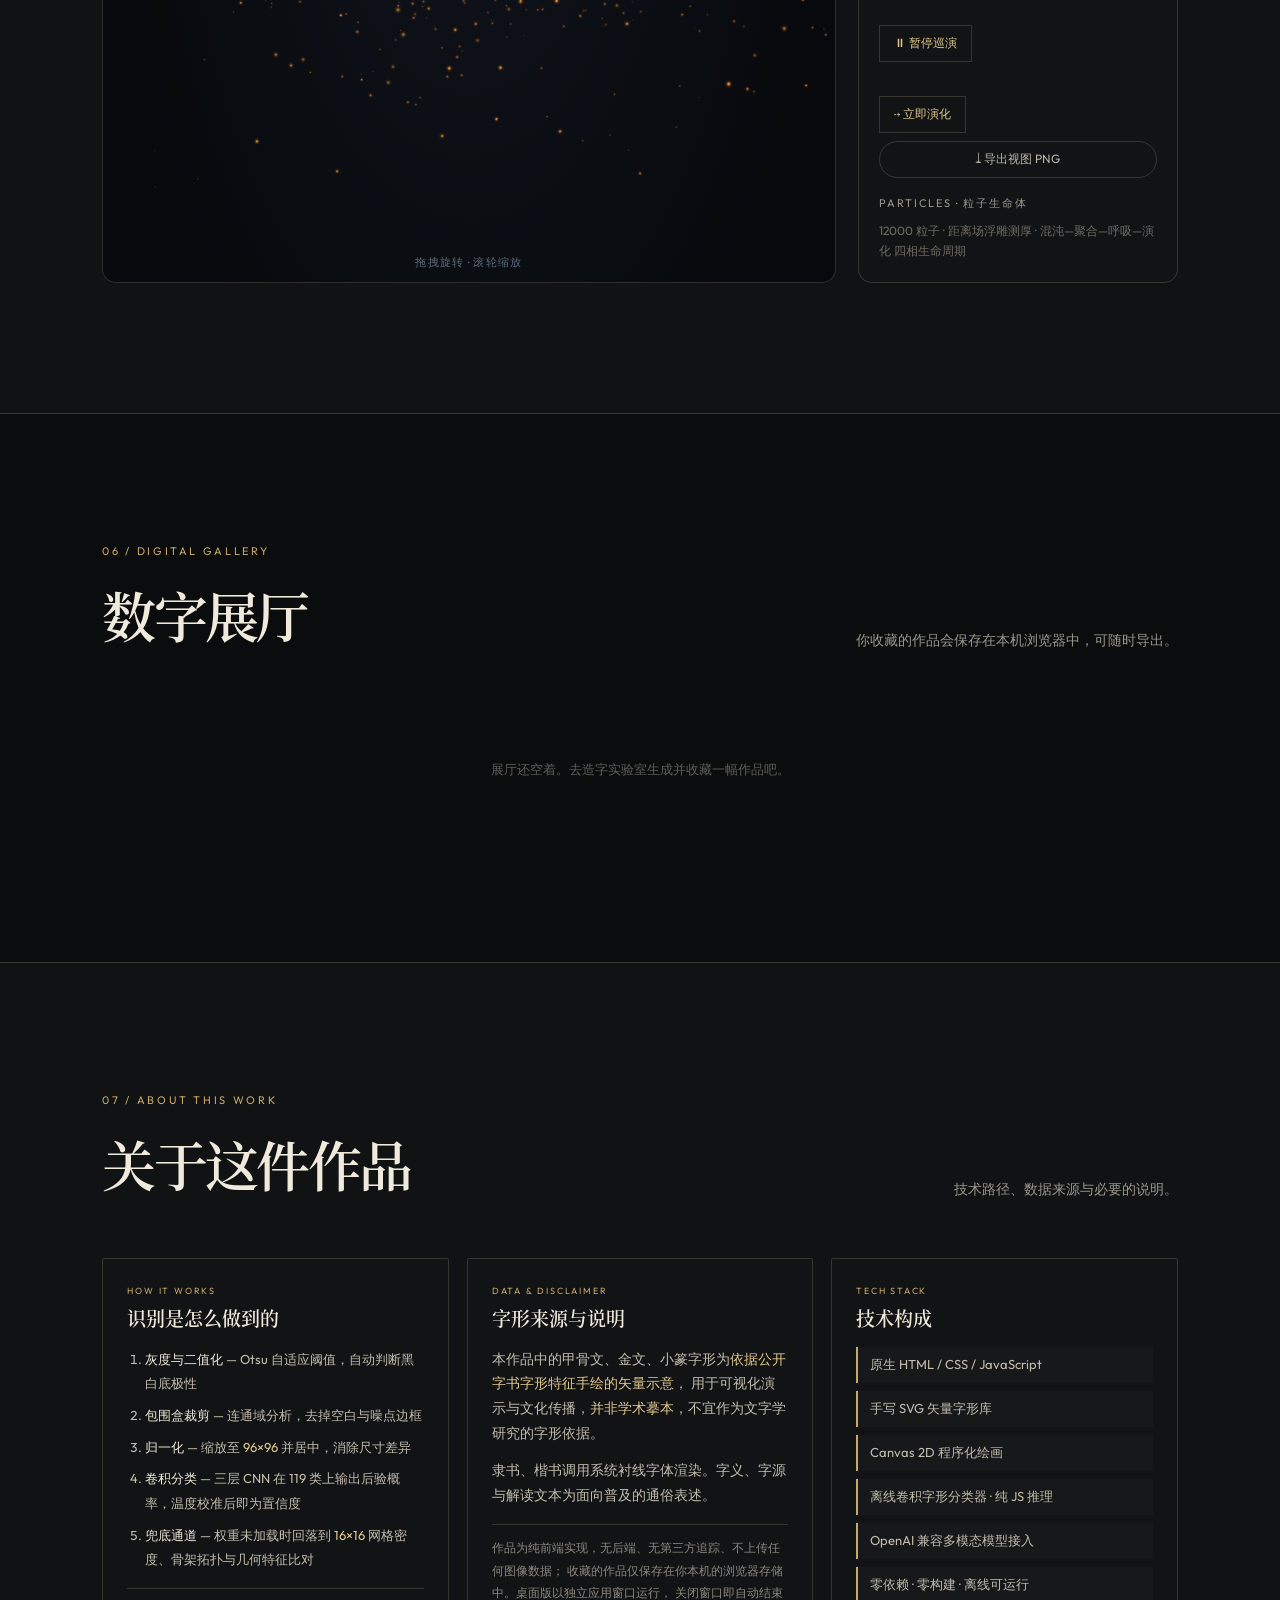
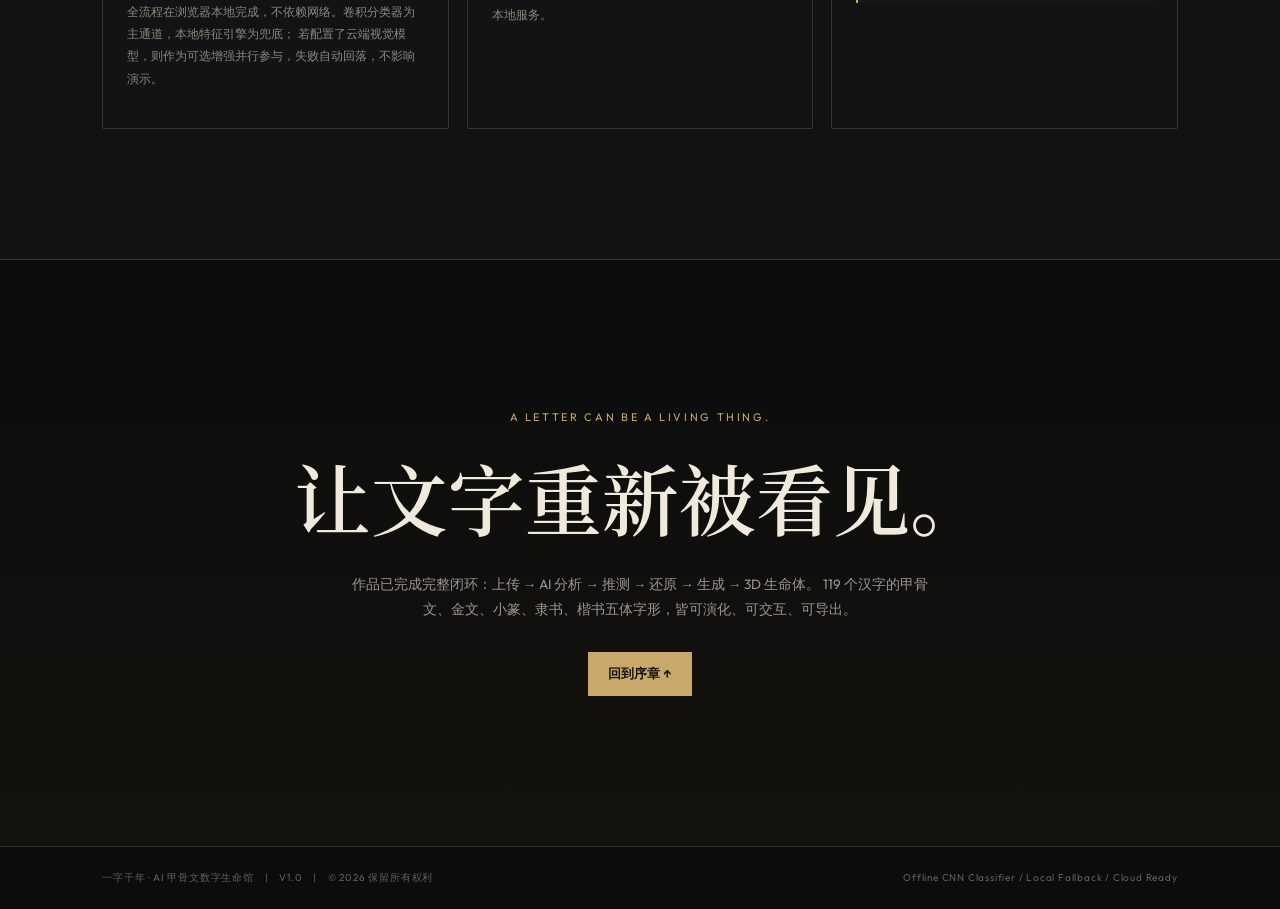
<file: START.html>
<!DOCTYPE html>
<html lang="zh-CN">
<head>
  <meta charset="UTF-8">
  <meta name="viewport" content="width=device-width, initial-scale=1.0">
  <title>一字千年 · AI 甲骨文数字生命馆</title>
  <meta name="author" content="王博彦">
  <meta name="description" content="AI 甲骨文识别与生成 · 上传甲骨文字形，AI 推测汉字、还原字源、生成数字艺术作品">
  <meta name="theme-color" content="#0d0f11">
  <meta property="og:title" content="一字千年 · AI 甲骨文数字生命馆">
  <meta property="og:description" content="上传一片甲骨，让 AI 找回它失落三千年的名字。">
  <meta property="og:type" content="website">
  <!-- 图标：甲骨「日」字 -->
  <link rel="icon" href="assets/img/favicon.ico">
  <link rel="icon" href="assets/img/icon.svg" type="image/svg+xml">
  <link rel="icon" href="assets/img/icon-192.png" sizes="192x192" type="image/png">
  <link rel="stylesheet" href="assets/css/style.css">
  <link rel="manifest" href="manifest.webmanifest">
  <link rel="apple-touch-icon" href="assets/img/icon-192.png">
</head>
<body>
  <canvas id="particles"></canvas>

  <header class="topbar">
    <div class="brand">
      <span class="brand-mark" id="brandGlyph"></span>
      <span>一字千年</span>
    </div>
    <nav id="mainNav">
      <a href="#home">序章</a>
      <a href="#explore">汉字探索</a>
      <a href="#evolution">文字演化</a>
      <a href="#oracle-ai">AI 识别</a>
      <a href="#ai-lab">造字实验室</a>
      <a href="#life-3d">3D 生命</a>
      <a href="#gallery">数字展厅</a>
      <a href="#about">关于</a>
    </nav>
    <div class="top-actions">
      <button class="ghost-btn" id="cfgBtn">⚙ AI 设置</button>
    </div>
  </header>

  <main>

    <!-- ============ HERO ============ -->
    <section id="home" class="hero">
      <div class="hero-copy">
        <p class="eyebrow">AIGC DIGITAL CULTURE · AI ORACLE BONE ENGINE</p>
        <h1>一字<br><em>千年</em></h1>
        <p class="hero-sub">上传一片甲骨，<br>让 AI 找回它失落三千年的名字。</p>
        <div class="hero-actions">
          <a class="primary-btn" href="#oracle-ai">体验 AI 识别 <span>→</span></a>
          <a class="text-btn" href="#evolution">先看文字演化</a>
        </div>
        <ul class="hero-facts">
          <li><b id="factChars">119</b><span>字形条目</span></li>
          <li><b>5</b><span>书体时代</span></li>
          <li><b id="factGlyphs">595</b><span>矢量字形</span></li>
        </ul>
      </div>

      <div class="hero-oracle">
        <div class="orbit orbit-a"></div>
        <div class="orbit orbit-b"></div>
        <div class="seal">
          <div class="seal-top">ORACLE BONE</div>
          <div class="seal-character" id="heroGlyph"></div>
          <div class="seal-bottom" id="heroLabel">甲 骨 文</div>
        </div>
        <div class="floating-note note-1">形</div>
        <div class="floating-note note-2">意</div>
        <div class="floating-note note-3">生</div>
      </div>
    </section>

    <section class="intro-strip">
      <div><span>01</span><strong>溯源</strong><small>矢量还原真实古文字形</small></div>
      <div><span>02</span><strong>识别</strong><small>AI 推测未知甲骨文字</small></div>
      <div><span>03</span><strong>演化</strong><small>看见三千年的时间轨迹</small></div>
      <div><span>04</span><strong>生成</strong><small>让 AI 再造数字艺术</small></div>
    </section>

    <!-- ============ 汉字探索 ============ -->
    <section id="explore" class="section">
      <div class="section-head">
        <div>
          <p class="eyebrow">01 / CHARACTER EXPLORER</p>
          <h2>汉字探索</h2>
        </div>
        <p class="section-desc">119 个汉字的古文字形，以手绘矢量字形呈现，而非简体字渲染。</p>
      </div>

      <div class="explorer">
        <aside class="char-list" id="charList"></aside>
        <div class="char-stage">
          <div class="stage-top">
            <span id="charCategory">象形字</span>
            <span id="charIndex">01 / 119</span>
          </div>

          <div class="stage-glyph-row">
            <div class="stage-glyph main" id="stageGlyph"></div>
            <div class="stage-side">
              <div class="side-glyph" id="sideBronze"><small>金文</small></div>
              <div class="side-glyph" id="sideSeal"><small>小篆</small></div>
              <div class="side-glyph" id="sideModern"><small>楷书</small></div>
            </div>
          </div>

          <div class="pinyin-row">
            <b id="charPinyin">rì</b>
            <span id="charGloss">太阳；白天；一昼夜</span>
          </div>

          <p class="char-poem" id="charPoem"></p>

          <div class="char-info">
            <div>
              <span class="label">ORIGIN · 字源</span>
              <p id="charOrigin"></p>
            </div>
            <div>
              <span class="label">
                AI INTERPRETATION · AI 解读
                <button class="mini-btn" id="aiRewriteBtn" title="用云端大模型重写这段展签文案">✦ AI 重写</button>
              </span>
              <p id="charMeaning"></p>
            </div>
          </div>
          <div class="tag-row" id="charTags"></div>
          <button class="outline-btn" id="evolveBtn">查看演化轨迹 →</button>
        </div>
      </div>
    </section>

    <!-- ============ 演化时间轴 ============ -->
    <section id="evolution" class="section dark-section">
      <div class="section-head">
        <div>
          <p class="eyebrow">02 / EVOLUTION TIMELINE</p>
          <h2>文字演化</h2>
        </div>
        <p class="section-desc">从刀刻到范铸，从圆转到方折——同一个字，五种真实字形。</p>
      </div>

      <div class="timeline" id="timeline"></div>
      <div class="timeline-detail">
        <div class="timeline-glyph" id="timelineGlyph"></div>
        <div class="timeline-text">
          <span class="label">CURRENT ERA</span>
          <h3 id="timelineTitle">甲骨文</h3>
          <p class="timeline-year" id="timelineYear"></p>
          <p id="timelineDesc"></p>
          <span class="tech-chip" id="timelineTech"></span>
        </div>
      </div>
    </section>

    <!-- ============ AI 甲骨文识别馆 ============ -->
    <section id="oracle-ai" class="section">
      <div class="section-head">
        <div>
          <p class="eyebrow">03 / AI ORACLE RECOGNITION</p>
          <h2>AI 甲骨文识别馆</h2>
        </div>
        <p class="section-desc">
          上传一张甲骨文图片 → AI 提取笔画特征 → 推测对应汉字 →
          还原字源脉络 → 一键生成数字艺术作品。
        </p>
      </div>

      <div class="recognizer">

        <!-- 左：输入 -->
        <div class="rec-input">
          <div class="dropzone" id="dropzone" role="button" tabindex="0"
               aria-label="上传甲骨文图片，也可直接粘贴">
            <input type="file" id="fileInput" accept="image/*" hidden>
            <div class="dz-inner" id="dzInner">
              <div class="dz-icon" id="dzPreviewWrap"></div>
              <b>拖入图片 / 点击上传</b>
              <small>支持甲骨拓片、字形照片或手绘；也可点击下方取样</small>
            </div>
          </div>

          <div class="sample-row">
            <span class="label">或从字形库取样</span>
            <div class="sample-chips" id="sampleChips"></div>
          </div>

          <div class="rec-actions">
            <button class="primary-btn wide" id="analyzeBtn" disabled>
              <span id="analyzeLabel">开始 AI 分析</span> <span>→</span>
            </button>
            <button class="ghost-btn" id="clearBtn">清空</button>
          </div>

          <div class="engine-note" id="engineNote"></div>
        </div>

        <!-- 中：分析过程 -->
        <div class="rec-process">
          <div class="proc-head">
            <span class="label">ANALYSIS PIPELINE</span>
            <span class="proc-state" id="procState">等待输入</span>
          </div>

          <div class="proc-grid">
            <div class="proc-cell">
              <canvas id="cvBinary" width="120" height="120"></canvas>
              <small>① 二值化 · 归一化</small>
            </div>
            <div class="proc-cell">
              <canvas id="cvGrid" width="120" height="120"></canvas>
              <small>② 16×16 密度投影</small>
            </div>
            <div class="proc-cell">
              <div class="topo-box" id="topoBox">
                <div><b id="topoEnd">—</b><span>端点</span></div>
                <div><b id="topoJun">—</b><span>交叉</span></div>
                <div><b id="topoDen">—</b><span>墨量</span></div>
                <div><b id="topoSym">—</b><span>对称</span></div>
              </div>
              <small>③ 骨架拓扑统计</small>
            </div>
          </div>

          <div class="proc-log" id="procLog">
            <p class="log-idle">AI 引擎待命。上传图像后，将依次执行灰度化、Otsu 二值化、
              包围盒裁剪、网格密度投影、骨架拓扑统计与字形库向量比对。</p>
          </div>
        </div>

        <!-- 右：结果 -->
        <div class="rec-result">
          <div class="proc-head">
            <span class="label">RECOGNITION RESULT</span>
            <span class="proc-state" id="srcBadge">OFFLINE CNN</span>
          </div>

          <div class="result-hero" id="resultHero">
            <div class="rh-empty">尚未识别</div>
          </div>

          <div class="cand-list" id="candList"></div>

          <div class="reason-box" id="reasonBox"></div>

          <button class="outline-btn wide" id="toLabBtn" disabled>
            用这个字生成数字艺术 →
          </button>
          <button class="outline-btn wide" id="toLifeBtn" disabled>
            ✦ 孕育 3D 数字生命 →
          </button>
        </div>
      </div>

      <!-- 还原链条 -->
      <div class="restore-chain" id="restoreChain">
        <div class="rc-head">
          <span class="label">CHARACTER RESTORATION · 字源还原</span>
          <span class="rc-sub" id="rcSub">识别完成后展示该字从甲骨文到楷书的完整还原链</span>
        </div>
        <div class="rc-items" id="rcItems"></div>
      </div>
    </section>

    <!-- ============ AI 造字实验室 ============ -->
    <section id="ai-lab" class="section dark-section">
      <div class="section-head">
        <div>
          <p class="eyebrow">04 / AIGC CREATIVE LAB</p>
          <h2>AI 造字实验室</h2>
        </div>
        <p class="section-desc">选择字与书体，由 Canvas 实时绘制一幅可导出的数字文化作品。</p>
      </div>

      <div class="lab">
        <div class="lab-control">
          <label for="wordInput">创作汉字</label>
          <div class="input-row">
            <input id="wordInput" maxlength="1" value="鹿" aria-label="输入汉字">
            <button class="primary-btn" id="generateBtn">生成</button>
          </div>
          <div class="quick-chars" id="quickChars"></div>

          <label>取形书体</label>
          <div class="style-grid era-picker" id="eraPicker"></div>

          <label>视觉语言</label>
          <div class="style-grid" id="styleGrid">
            <button class="style-chip active" data-style="oracle">龟骨卜辞</button>
            <button class="style-chip" data-style="bronze">青铜铭文</button>
            <button class="style-chip" data-style="ink">水墨流体</button>
            <button class="style-chip" data-style="particle">数字粒子</button>
          </div>

          <div class="lab-actions">
            <button class="outline-btn wide" id="exportBtn">⤓ 导出作品 PNG</button>
            <button class="ghost-btn wide" id="saveBtn">＋ 收藏到展厅</button>
            <button class="outline-btn wide" id="exportHdBtn">⤓ 高清版 2400px</button>
            <button class="ghost-btn wide" id="exportPosterBtn">⤓ 展览海报（竖版）</button>
          </div>
        </div>

        <div class="generation-card">
          <div class="generation-meta">
            <span>GENERATED ARTWORK</span>
            <span id="generationStyle">ORACLE BONE</span>
          </div>
          <div class="generation-canvas" id="generationCanvas">
            <canvas id="artCanvas" width="900" height="900"></canvas>
            <div class="scanline"></div>
          </div>
          <div class="generation-footer">
            <div>
              <strong id="generatedTitle">鹿 · 龟骨卜辞</strong>
              <p id="generatedCaption"></p>
            </div>
            <span class="gen-code" id="genCode">#0000</span>
          </div>
        </div>
      </div>
    </section>

    <!-- ============ 3D 数字生命 ============ -->
    <section id="life-3d" class="section dark-section">
      <div class="section-head">
        <div>
          <p class="eyebrow">05 / LIVING GLYPH</p>
          <h2>3D 数字生命</h2>
        </div>
        <p class="section-desc">字形不再是纸上的图像 —— 拖拽旋转、滚轮缩放，看一个字从混沌星尘中生长、呼吸，并沿五体演化变形。</p>
      </div>
      <div class="life-grid">
        <div class="life-stage" id="lifeStage">
          <div class="life-hud">
            <span id="lifePhase">混沌星尘</span>
            <span id="lifeEra">甲骨文</span>
          </div>
          <div class="life-hint">拖拽旋转 · 滚轮缩放</div>
        </div>
        <div class="life-panel">
          <div class="life-block">
            <span class="label">GLYPH · 选择汉字</span>
            <div class="life-chars" id="lifeChars"></div>
          </div>
          <div class="life-block">
            <span class="label">SCRIPT · 当前书体</span>
            <div class="life-era-row">
              <b id="lifeEraName">甲骨文</b>
              <span id="lifeEraYear"></span>
            </div>
            <p class="life-era-desc" id="lifeEraDesc"></p>
          </div>
          <div class="life-block life-actions">
            <button class="outline-btn" id="lifeTourBtn">⏸ 暂停巡演</button>
            <button class="outline-btn" id="lifeEvolveBtn">⇢ 立即演化</button>
            <button class="ghost-btn" id="lifeShotBtn">⤓ 导出视图 PNG</button>
          </div>
          <div class="life-block">
            <span class="label">PARTICLES · 粒子生命体</span>
            <p class="life-note">12000 粒子 · 距离场浮雕测厚 · 混沌—聚合—呼吸—演化 四相生命周期</p>
          </div>
        </div>
      </div>
    </section>

    <!-- ============ 数字展厅 ============ -->
    <section id="gallery" class="section">
      <div class="section-head">
        <div>
          <p class="eyebrow">06 / DIGITAL GALLERY</p>
          <h2>数字展厅</h2>
        </div>
        <p class="section-desc">你收藏的作品会保存在本机浏览器中，可随时导出。</p>
      </div>
      <div class="gallery-grid" id="galleryGrid">
        <p class="gallery-empty">展厅还空着。去造字实验室生成并收藏一幅作品吧。</p>
      </div>
    </section>

    <!-- ============ 关于 / 技术说明 ============ -->
    <section id="about" class="section dark-section">
      <div class="section-head">
        <div>
          <p class="eyebrow">07 / ABOUT THIS WORK</p>
          <h2>关于这件作品</h2>
        </div>
        <p class="section-desc">技术路径、数据来源与必要的说明。</p>
      </div>

      <div class="about-grid">
        <div class="about-card">
          <span class="label">HOW IT WORKS</span>
          <h3>识别是怎么做到的</h3>
          <ol class="about-steps">
            <li><b>灰度与二值化</b> — Otsu 自适应阈值，自动判断黑白底极性</li>
            <li><b>包围盒裁剪</b> — 连通域分析，去掉空白与噪点边框</li>
            <li><b>归一化</b> — 缩放至 <span id="aboutNorm">96×96</span> 并居中，消除尺寸差异</li>
            <li><b>卷积分类</b> — 三层 CNN 在 119 类上输出后验概率，温度校准后即为置信度</li>
            <li><b>兜底通道</b> — 权重未加载时回落到 <span id="aboutGrid">16×16</span> 网格密度、骨架拓扑与几何特征比对</li>
          </ol>
          <p class="about-note">
            全流程在浏览器本地完成，不依赖网络。卷积分类器为主通道，本地特征引擎为兜底；
            若配置了云端视觉模型，则作为可选增强并行参与，失败自动回落，不影响演示。
          </p>
        </div>

        <div class="about-card">
          <span class="label">DATA &amp; DISCLAIMER</span>
          <h3>字形来源与说明</h3>
          <p>
            本作品中的甲骨文、金文、小篆字形为<b>依据公开字书字形特征手绘的矢量示意</b>，
            用于可视化演示与文化传播，<b>并非学术摹本</b>，不宜作为文字学研究的字形依据。
          </p>
          <p>
            隶书、楷书调用系统衬线字体渲染。字义、字源与解读文本为面向普及的通俗表述。
          </p>
          <p class="about-note">
            作品为纯前端实现，无后端、无第三方追踪、不上传任何图像数据；
            收藏的作品仅保存在你本机的浏览器存储中。桌面版以独立应用窗口运行，
            关闭窗口即自动结束本地服务。
          </p>
        </div>

        <div class="about-card">
          <span class="label">TECH STACK</span>
          <h3>技术构成</h3>
          <ul class="about-tags">
            <li>原生 HTML / CSS / JavaScript</li>
            <li>手写 SVG 矢量字形库</li>
            <li>Canvas 2D 程序化绘画</li>
            <li>离线卷积字形分类器 · 纯 JS 推理</li>
            <li>OpenAI 兼容多模态模型接入</li>
            <li>零依赖 · 零构建 · 离线可运行</li>
          </ul>
        </div>
      </div>
    </section>

    <section class="final-cta">
      <p class="eyebrow">A LETTER CAN BE A LIVING THING.</p>
      <h2>让文字重新被看见。</h2>
      <p>作品已完成完整闭环：上传 → AI 分析 → 推测 → 还原 → 生成 → 3D 生命体。
        119 个汉字的甲骨文、金文、小篆、隶书、楷书五体字形，皆可演化、可交互、可导出。</p>
      <a class="primary-btn" href="#home">回到序章 ↑</a>
    </section>
  </main>

  <footer>
    <span>一字千年 · AI 甲骨文数字生命馆　|　V1.0　|　© 2026 保留所有权利</span>
    <span id="footerEngine">Offline CNN Classifier / Local Fallback / Cloud Ready</span>
  </footer>

  <!-- ============ AI 设置弹窗 ============ -->
  <div class="modal-mask" id="cfgModal">
    <div class="modal">
      <div class="modal-head">
        <h3>AI 引擎设置</h3>
        <button class="modal-close" id="cfgClose">×</button>
      </div>
      <p class="modal-desc">
        填入任意 OpenAI 兼容的<b>视觉（多模态）</b>大模型即可启用云端识别；
        留空则使用内置的离线卷积分类器（完全离线可用）。<br>
        <em style="color:#c9614f">注意：必须是能"看图"的模型。</em>
        纯文本模型（如 DeepSeek 的 deepseek-chat / v4-pro）收到图片会报错或直接答非所问。
      </p>

      <label>服务商预设</label>
      <div class="preset-row" id="presetRow"></div>

      <label>Base URL</label>
      <input class="modal-input" id="cfgBase" placeholder="https://.../v1">

      <label>模型名称</label>
      <input class="modal-input" id="cfgModel" placeholder="qwen-vl-plus">

      <label>API Key</label>
      <input class="modal-input" id="cfgKey" type="password" placeholder="sk-...">

      <label class="switch-row">
        <input type="checkbox" id="cfgEnabled">
        <span>启用云端模型（关闭则仅使用本地离线分类器）</span>
      </label>

      <div class="modal-actions">
        <button class="ghost-btn" id="cfgTest">测试连接</button>
        <button class="primary-btn" id="cfgSave">保存配置</button>
      </div>
      <p class="modal-tip" id="cfgTip"></p>
    </div>
  </div>

  <!-- ============ 作品大图查看 ============ -->
  <div class="modal-mask" id="lbModal">
    <div class="lb-box">
      <button class="modal-close" id="lbClose">×</button>
      <img id="lbImg" alt="作品大图">
      <div class="lb-meta">
        <b id="lbTitle"></b>
        <span id="lbSub"></span>
        <a class="outline-btn" id="lbDownload" download>⤓ 下载</a>
      </div>
    </div>
  </div>

  <div class="toast" id="toast"></div>

  <script src="assets/js/three.min.js"></script>
  <script src="assets/js/life3d.js"></script>
  <script src="assets/js/glyphs-real.js"></script>
  <script src="assets/js/glyphs.js"></script>
  <script src="assets/js/vision.js"></script>
  <script src="assets/js/obicnn.js"></script>
  <script src="assets/js/ai.js"></script>
  <script src="assets/js/art.js"></script>
  <script src="assets/js/script.js"></script>
  <script>
    // PWA：注册离线缓存（file:// 下不支持，自动跳过）
    if ("serviceWorker" in navigator && location.protocol.startsWith("http")) {
      addEventListener("load", () => {
        navigator.serviceWorker.register("sw.js").catch(() => { });
      });
    }
  </script>
</body>
</html>
</file>
<file: assets/css/style.css>
/* 字体本地化：原为 Google Fonts CDN 在线 @import，
   为保证比赛现场无网络也能完整呈现，改为随包携带的开源字体（SIL OFL 1.1）。
   许可文件见 assets/fonts/OFL-*.txt */
@font-face{font-family:"Outfit";font-style:normal;font-weight:300;font-display:swap;src:url("../fonts/outfit-latin-300-normal.woff2") format("woff2")}
@font-face{font-family:"Outfit";font-style:normal;font-weight:400;font-display:swap;src:url("../fonts/outfit-latin-400-normal.woff2") format("woff2")}
@font-face{font-family:"Outfit";font-style:normal;font-weight:500;font-display:swap;src:url("../fonts/outfit-latin-500-normal.woff2") format("woff2")}
@font-face{font-family:"Outfit";font-style:normal;font-weight:600;font-display:swap;src:url("../fonts/outfit-latin-600-normal.woff2") format("woff2")}
@font-face{font-family:"Noto Serif SC";font-style:normal;font-weight:400;font-display:swap;src:url("../fonts/noto-serif-sc-400.woff2") format("woff2")}
@font-face{font-family:"Noto Serif SC";font-style:normal;font-weight:500 700;font-display:swap;src:url("../fonts/noto-serif-sc-600.woff2") format("woff2")}
:root{
  --bg:#0b0c0d;
  --panel:#111315;
  --panel2:#17191b;
  --line:rgba(220,207,174,.18);
  --text:#f0eadc;
  --muted:#9b978d;
  --gold:#c9a96a;
  --gold2:#e2c88e;
  --red:#9f3f35;
  --paper:#e8dfca;
  --cyan:#9fd8ff;
}
*{box-sizing:border-box}
html{scroll-behavior:smooth}
body{
  margin:0;background:var(--bg);color:var(--text);
  font-family:"Outfit","Noto Sans SC","PingFang SC","Microsoft YaHei",sans-serif;overflow-x:hidden;
}
body:before{
  content:"";position:fixed;inset:0;pointer-events:none;z-index:5;opacity:.07;
  background-image:radial-gradient(rgba(255,255,255,.4) .5px,transparent .5px);
  background-size:5px 5px;
}
#particles{position:fixed;inset:0;width:100%;height:100%;pointer-events:none;opacity:.4}

/* ---------- 顶栏 ---------- */
.topbar{
  height:74px;position:fixed;top:0;left:0;right:0;z-index:20;
  display:flex;align-items:center;justify-content:space-between;padding:0 5vw;gap:20px;
  background:rgba(11,12,13,.78);backdrop-filter:blur(18px);
  border-bottom:1px solid rgba(255,255,255,.07)
}
.brand{display:flex;gap:10px;align-items:center;font-family:"Noto Serif SC",serif;font-weight:600;letter-spacing:.05em}
.brand-mark{color:var(--gold);font-size:20px;display:inline-flex}
.brand-mark svg{display:block}
.ver{
  font-style:normal;font-size:9px;letter-spacing:.14em;color:var(--gold);
  border:1px solid rgba(201,169,106,.5);padding:2px 6px;margin-left:8px;vertical-align:middle
}
.topbar nav{display:flex;gap:26px}
.topbar nav a,.text-btn{color:#c8c3b7;text-decoration:none;font-size:12.5px;letter-spacing:.08em;transition:.2s}
.topbar nav a:hover{color:var(--gold2)}
.top-actions{display:flex;gap:10px}
.ghost-btn,.save-btn,.outline-btn{
  border:1px solid var(--line);background:transparent;color:#bcb6a9;
  padding:9px 14px;border-radius:99px;cursor:pointer;font-size:12px;transition:.2s;
  font-family:inherit
}
.ghost-btn:hover{border-color:rgba(201,169,106,.6);color:var(--gold2)}
.outline-btn{border-radius:0;color:var(--gold2)}
.outline-btn:hover{background:rgba(201,169,106,.09)}
.outline-btn:disabled,.primary-btn:disabled{opacity:.35;cursor:not-allowed}
.wide{width:100%;justify-content:center;text-align:center}

/* ---------- HERO ---------- */
.hero{
  min-height:100vh;padding:140px 8vw 90px;display:grid;grid-template-columns:1fr 1fr;
  align-items:center;position:relative;max-width:1500px;margin:auto;gap:40px
}
.hero-copy{position:relative;z-index:2}
.eyebrow{font-size:11px;letter-spacing:.24em;color:var(--gold);margin:0 0 18px}
.hero h1{font:600 clamp(72px,9vw,140px)/.95 "Noto Serif SC",serif;margin:0;letter-spacing:-.03em}
.hero h1 em{font-style:normal;color:var(--gold2);margin-left:.7em}
.hero-sub{font:400 18px/2 "Noto Serif SC",serif;color:#b9b4aa;margin:32px 0}
.hero-actions{display:flex;gap:24px;align-items:center;flex-wrap:wrap}
.primary-btn{
  display:inline-flex;align-items:center;gap:16px;text-decoration:none;border:0;
  background:var(--gold);color:#17130c;padding:13px 20px;font-weight:600;cursor:pointer;
  transition:.25s;font-size:13px;font-family:inherit
}
.primary-btn:hover{background:var(--gold2);transform:translateY(-2px)}
.primary-btn span{font-size:16px}
.text-btn{padding:10px 0}
.hero-facts{display:flex;gap:36px;margin:46px 0 0;padding:24px 0 0;border-top:1px solid var(--line);list-style:none}
.hero-facts li{display:grid;gap:2px}
.hero-facts b{font:500 30px "Outfit",serif;color:var(--gold2)}
.hero-facts span{font-size:10px;letter-spacing:.16em;color:var(--muted)}

.hero-oracle{height:600px;display:grid;place-items:center;position:relative}
.seal{
  width:290px;height:290px;border:1px solid rgba(201,169,106,.5);
  background:rgba(201,169,106,.045);display:flex;flex-direction:column;
  align-items:center;justify-content:center;position:relative;transform:rotate(-3deg);
  box-shadow:0 0 100px rgba(201,169,106,.08),inset 0 0 50px rgba(201,169,106,.04)
}
.seal:before,.seal:after{content:"";position:absolute;inset:16px;border:1px solid rgba(201,169,106,.18)}
.seal:after{inset:29px}
.seal-top,.seal-bottom{font-size:10px;letter-spacing:.28em;color:#8c7750;z-index:2}
.seal-character{color:var(--gold2);margin:10px;z-index:2;display:grid;place-items:center}
.seal-character svg{display:block;filter:drop-shadow(0 0 22px rgba(201,169,106,.3))}
.orbit{position:absolute;border:1px solid rgba(201,169,106,.14);border-radius:50%;width:440px;height:440px}
.orbit-b{width:560px;height:560px;border-style:dashed;animation:spin 30s linear infinite}
.orbit-a{transform:rotate(32deg)}
.floating-note{position:absolute;color:var(--gold);font:22px "Noto Serif SC",serif;opacity:.65}
.note-1{top:90px;right:90px}.note-2{bottom:110px;left:80px}.note-3{top:210px;left:35px}
@keyframes spin{to{transform:rotate(360deg)}}

.intro-strip{
  display:grid;grid-template-columns:repeat(4,1fr);
  border-top:1px solid var(--line);border-bottom:1px solid var(--line);max-width:1500px;margin:auto
}
.intro-strip div{padding:28px 4vw;border-right:1px solid var(--line);display:grid;gap:4px}
.intro-strip div:last-child{border-right:0}
.intro-strip span{color:var(--gold);font-size:11px}
.intro-strip strong{font:500 22px "Noto Serif SC",serif}
.intro-strip small{color:var(--muted);font-size:12px}

/* ---------- 通用区块 ---------- */
.section{padding:130px 8vw;max-width:1500px;margin:auto}
.dark-section{max-width:none;background:#101213;border-top:1px solid var(--line);border-bottom:1px solid var(--line)}
.section-head{display:flex;justify-content:space-between;align-items:end;margin-bottom:56px;gap:30px}
.section h2{font:500 54px "Noto Serif SC",serif;margin:0;letter-spacing:-.05em}
.section-desc{max-width:380px;color:var(--muted);line-height:1.8;margin:0;font-size:13.5px}
.label{font-size:9px;letter-spacing:.2em;color:var(--gold);display:block;margin-bottom:8px}

/* ---------- 探索 ---------- */
.explorer{display:grid;grid-template-columns:230px 1fr;border:1px solid var(--line);min-height:580px}
.char-list{border-right:1px solid var(--line);padding:12px;max-height:640px;overflow:auto}
.char-item{
  width:100%;display:flex;justify-content:space-between;align-items:center;gap:10px;
  border:0;border-bottom:1px solid rgba(255,255,255,.05);background:transparent;
  color:#8f8b82;padding:14px 12px;cursor:pointer;text-align:left;transition:.18s
}
.char-item:hover,.char-item.active{color:var(--gold2);background:rgba(201,169,106,.06)}
.char-item .ci-glyph{width:30px;height:30px;display:grid;place-items:center;flex:0 0 30px}
.char-item .ci-glyph svg{display:block}
.char-item .ci-modern{font:20px "Noto Serif SC",serif}
.char-item span{font-size:10px;letter-spacing:.1em}
.char-stage{padding:42px 5vw;display:flex;flex-direction:column;justify-content:center}
.stage-top{display:flex;justify-content:space-between;color:#77746d;font-size:10px;letter-spacing:.18em}

.stage-glyph-row{display:grid;grid-template-columns:1fr 150px;gap:32px;align-items:center;margin:24px 0}
.stage-glyph.main{display:grid;place-items:center;min-height:250px}
.stage-glyph.main svg{width:min(300px,42vw);height:auto;filter:drop-shadow(0 0 40px rgba(201,169,106,.22))}
.stage-side{display:grid;gap:14px}
.side-glyph{
  border:1px solid var(--line);padding:10px;display:grid;place-items:center;gap:6px;
  background:rgba(255,255,255,.015)
}
.side-glyph svg{width:56px;height:56px}
.side-glyph small{font-size:9px;letter-spacing:.16em;color:#6f6b63}

.pinyin-row{display:flex;align-items:baseline;gap:16px;margin:6px 0 26px;flex-wrap:wrap}
.pinyin-row b{font:400 22px "Outfit",serif;color:var(--gold2);letter-spacing:.06em}
.pinyin-row span{color:var(--muted);font-size:13px}

.char-info{display:grid;grid-template-columns:1fr 1fr;gap:40px;border-top:1px solid var(--line);padding-top:24px}
.char-info p{color:#9f9b91;line-height:1.75;margin:0;font-size:13.5px}
.tag-row{display:flex;gap:8px;margin:20px 0 0;flex-wrap:wrap}
.tag{border:1px solid var(--line);padding:5px 11px;font-size:11px;color:#8d887f;border-radius:99px}
.outline-btn{margin-top:26px;align-self:flex-start}

/* ---------- 时间轴 ---------- */
.timeline{display:grid;grid-template-columns:repeat(5,1fr);gap:1px;background:var(--line);border:1px solid var(--line)}
.timeline-item{background:#101213;padding:26px 18px;cursor:pointer;min-height:190px;transition:.2s;display:grid;gap:6px;align-content:start}
.timeline-item:hover,.timeline-item.active{background:#191b1d}
.timeline-item .era{color:#6f6b63;font-size:9.5px;letter-spacing:.14em}
.timeline-item .glyph{display:grid;place-items:center;min-height:74px;margin:8px 0}
.timeline-item .glyph svg{width:72px;height:72px;color:var(--gold2)}
.timeline-item h4{margin:0;font:500 17px "Noto Serif SC",serif}
.timeline-item p{color:#6f6b63;font-size:11px;margin:0}
.timeline-detail{
  display:grid;grid-template-columns:190px 1fr;align-items:center;gap:40px;
  padding:42px 26px;border:1px solid var(--line);border-top:0;background:#0e0f10
}
.timeline-glyph{display:grid;place-items:center}
.timeline-glyph svg{width:130px;height:130px;filter:drop-shadow(0 0 30px rgba(201,169,106,.2))}
.timeline-text h3{font:500 28px "Noto Serif SC",serif;margin:0 0 6px}
.timeline-year{color:var(--gold);font-size:11px;letter-spacing:.14em;margin:0 0 12px}
.timeline-text p:not(.timeline-year){color:var(--muted);line-height:1.85;max-width:680px;margin:0;font-size:13.5px}
.tech-chip{
  display:inline-block;margin-top:16px;border:1px solid var(--line);padding:5px 12px;
  font-size:10px;letter-spacing:.14em;color:#8d887f
}

/* ---------- AI 识别馆 ---------- */
.recognizer{display:grid;grid-template-columns:320px 1fr 360px;gap:1px;background:var(--line);border:1px solid var(--line)}
.rec-input,.rec-process,.rec-result{background:#0e0f10;padding:26px}

.dropzone{
  border:1px dashed rgba(201,169,106,.35);padding:26px 18px;text-align:center;cursor:pointer;
  transition:.2s;background:rgba(201,169,106,.02)
}
.dropzone:hover,.dropzone.over{border-color:var(--gold);background:rgba(201,169,106,.07)}
.dz-inner{display:grid;gap:8px;justify-items:center}
.dz-inner b{font:500 15px "Noto Serif SC",serif;color:#d8d2c6}
.dz-inner small{color:#6f6b63;font-size:11px;line-height:1.6}
.dz-icon{
  width:118px;height:118px;display:grid;place-items:center;border:1px solid var(--line);
  background:#08090a;overflow:hidden;position:relative
}
.dz-icon img{width:100%;height:100%;object-fit:contain}
.dz-icon svg{width:92px;height:92px}
.dz-icon:empty:before{
  content:"⬒";font-size:40px;color:#4c4a45
}
.dz-icon.has-img:before{content:""}

.sample-row{margin:22px 0 18px}
.sample-chips{display:flex;flex-wrap:wrap;gap:6px}
.sample-chips button{
  width:38px;height:38px;border:1px solid var(--line);background:transparent;cursor:pointer;
  display:grid;place-items:center;transition:.18s;padding:0
}
.sample-chips button:hover{border-color:rgba(201,169,106,.65);background:rgba(201,169,106,.07)}
.sample-chips svg{width:26px;height:26px}

.rec-actions{display:grid;grid-template-columns:1fr auto;gap:8px;align-items:center}
.rec-actions .primary-btn{padding:12px 14px;justify-content:center}
.rec-actions .ghost-btn{border-radius:0}
.engine-note{margin-top:16px;font-size:10.5px;line-height:1.7;color:#5f5d57;border-top:1px solid var(--line);padding-top:14px}

.proc-head{display:flex;justify-content:space-between;align-items:center;margin-bottom:18px;gap:10px}
.proc-head .label{margin:0}
.proc-state{font-size:9.5px;letter-spacing:.16em;color:var(--gold2);border:1px solid var(--line);padding:4px 9px;white-space:nowrap}
.proc-state.run{color:var(--cyan);border-color:rgba(159,216,255,.35);animation:pulse 1.2s infinite}
@keyframes pulse{50%{opacity:.5}}

.proc-grid{display:grid;grid-template-columns:repeat(3,1fr);gap:12px;margin-bottom:18px}
.proc-cell{border:1px solid var(--line);padding:12px;display:grid;gap:10px;justify-items:center;background:#08090a}
.proc-cell canvas{width:100%;max-width:120px;height:auto;image-rendering:pixelated;border:1px solid rgba(255,255,255,.05)}
.proc-cell small{font-size:9.5px;letter-spacing:.1em;color:#6f6b63;text-align:center}
.topo-box{display:grid;grid-template-columns:1fr 1fr;gap:10px;width:100%;padding:6px 0}
.topo-box div{display:grid;gap:2px;text-align:center}
.topo-box b{font:500 17px "Outfit",serif;color:var(--gold2)}
.topo-box span{font-size:9px;letter-spacing:.1em;color:#6f6b63}

.proc-log{
  border:1px solid var(--line);background:#08090a;padding:14px;min-height:118px;
  font-family:"Consolas","SFMono-Regular",monospace;font-size:11px;line-height:1.85;color:#7f8880
}
.proc-log p{margin:0}
.log-idle{color:#5f5d57}
.log-line{opacity:0;animation:fadeIn .3s forwards}
.log-line em{font-style:normal;color:var(--gold2)}
.log-line b{color:var(--cyan);font-weight:400}
@keyframes fadeIn{to{opacity:1}}

.result-hero{
  min-height:170px;border:1px solid var(--line);display:grid;place-items:center;
  background:radial-gradient(circle at center,rgba(201,169,106,.06),transparent 60%);margin-bottom:16px;padding:18px
}
.rh-empty{color:#4c4a45;font-size:12px;letter-spacing:.16em}
.rh-result{display:grid;grid-template-columns:auto 1fr;gap:20px;align-items:center;width:100%}
.rh-result .rh-glyph svg{width:96px;height:96px;filter:drop-shadow(0 0 24px rgba(201,169,106,.28))}
.rh-modern{font:500 54px "KaiTi","STKaiti","楷体",serif;color:var(--gold2);line-height:1}
.rh-meta{margin-top:8px;font-size:11px;color:var(--muted);letter-spacing:.08em}
.rh-conf{margin-top:10px;font-size:11px;color:var(--cyan);letter-spacing:.1em}

.cand-list{display:grid;gap:8px;margin-bottom:16px}
.cand{
  display:grid;grid-template-columns:34px 1fr 46px;gap:12px;align-items:center;
  border:1px solid var(--line);padding:8px 12px;cursor:pointer;transition:.18s;background:transparent;
  font-family:inherit;color:inherit;text-align:left
}
.cand:hover{border-color:rgba(201,169,106,.5);background:rgba(201,169,106,.05)}
.cand.top{border-color:rgba(201,169,106,.6);background:rgba(201,169,106,.07)}
.cand .cand-g svg{width:30px;height:30px}
.cand .cand-bar{height:4px;background:rgba(255,255,255,.07);position:relative;overflow:hidden}
.cand .cand-bar i{position:absolute;left:0;top:0;bottom:0;background:var(--gold);transition:width .9s cubic-bezier(.2,.8,.2,1)}
.cand .cand-name{display:flex;justify-content:space-between;font-size:11px;color:#8d887f;margin-bottom:5px}
.cand .cand-name b{font:400 15px "Noto Serif SC",serif;color:#cfc9bd;font-weight:500}
.cand .cand-val{font:500 12px "Outfit",serif;color:var(--gold2);text-align:right}

.reason-box{
  border-left:2px solid rgba(201,169,106,.5);padding:10px 0 10px 14px;margin-bottom:18px;
  font-size:12.5px;line-height:1.85;color:#8d887f;min-height:44px
}

/* ---------- 还原链 ---------- */
.restore-chain{margin-top:34px;border:1px solid var(--line);background:#0e0f10;padding:26px}
.rc-head{display:flex;justify-content:space-between;align-items:center;gap:16px;margin-bottom:22px;flex-wrap:wrap}
.rc-head .label{margin:0}
.rc-sub{font-size:11px;color:#6f6b63}
.rc-items{display:grid;grid-template-columns:repeat(5,1fr);gap:1px;background:var(--line)}
.rc-item{background:#0e0f10;padding:20px 12px;display:grid;gap:8px;justify-items:center;text-align:center}
.rc-item svg{width:74px;height:74px}
.rc-item b{font:500 15px "Noto Serif SC",serif;color:#cfc9bd}
.rc-item small{font-size:9.5px;letter-spacing:.12em;color:#6f6b63}
.rc-arrow{color:var(--gold);opacity:.5;align-self:center;font-size:18px}

/* ---------- 实验室 ---------- */
.lab{display:grid;grid-template-columns:330px 1fr;gap:34px}
.lab-control{border:1px solid var(--line);padding:28px;height:max-content}
.lab-control label{display:block;font-size:10.5px;letter-spacing:.16em;color:#9e9a90;margin:22px 0 10px}
.lab-control label:first-child{margin-top:0}
.input-row{display:flex;gap:8px}
.input-row input{
  width:82px;background:#0e1011;border:1px solid var(--line);color:var(--gold2);
  font:44px "KaiTi","STKaiti","楷体",serif;text-align:center;outline:none
}
.input-row .primary-btn{flex:1;justify-content:center}
.quick-chars{display:flex;flex-wrap:wrap;gap:5px;margin-top:10px}
.quick-chars button{
  width:32px;height:32px;border:1px solid var(--line);background:transparent;color:#8d887f;
  cursor:pointer;font:400 16px "KaiTi",serif;transition:.18s;padding:0
}
.quick-chars button:hover{border-color:rgba(201,169,106,.6);color:var(--gold2)}
.style-grid{display:grid;grid-template-columns:1fr 1fr;gap:8px}
.style-chip{
  background:#0e1011;border:1px solid var(--line);color:#89857b;padding:11px 8px;
  cursor:pointer;font-size:11.5px;font-family:inherit;transition:.18s
}
.style-chip:hover{border-color:rgba(201,169,106,.4)}
.style-chip.active{border-color:rgba(201,169,106,.7);color:var(--gold2);background:rgba(201,169,106,.06)}
.era-picker .style-chip:last-child{grid-column:1/-1}
.lab-actions{display:grid;grid-template-columns:1fr auto;gap:8px;margin-top:24px}
.lab-actions .outline-btn,.lab-actions .ghost-btn{border-radius:0;padding:11px 14px}

.generation-card{border:1px solid var(--line);background:#101213;padding:22px}
.generation-meta{display:flex;justify-content:space-between;color:#77746d;font-size:10px;letter-spacing:.18em}
.generation-canvas{
  margin-top:15px;position:relative;overflow:hidden;background:#0a0b0c;
  display:grid;place-items:center;border:1px solid rgba(255,255,255,.05)
}
#artCanvas{width:100%;max-width:620px;height:auto;display:block}
.scanline{
  position:absolute;left:0;right:0;height:1px;background:rgba(201,169,106,.22);
  animation:scan 3.6s ease-in-out infinite;pointer-events:none
}
@keyframes scan{0%,100%{top:4%;opacity:0}30%,70%{opacity:1}50%{top:94%}}
.generation-footer{display:flex;justify-content:space-between;align-items:end;border-top:1px solid var(--line);padding-top:18px;gap:16px}
.generation-footer strong{font:500 20px "Noto Serif SC",serif;display:block}
.generation-footer p{margin:8px 0 0;color:#77746d;font-size:12px;line-height:1.7;max-width:420px}
.gen-code{font:400 12px "Outfit",serif;color:var(--gold);letter-spacing:.14em;white-space:nowrap}

/* ---------- 展厅 ---------- */
.gallery-grid{display:grid;grid-template-columns:repeat(auto-fill,minmax(210px,1fr));gap:18px}
.gallery-empty{color:#5f5d57;font-size:12.5px;grid-column:1/-1;padding:40px 0;text-align:center}
.gal-item{border:1px solid var(--line);background:#0e0f10;padding:12px;display:grid;gap:10px}
.gal-item img{width:100%;height:auto;display:block;border:1px solid rgba(255,255,255,.05)}
.gal-meta{display:flex;justify-content:space-between;align-items:center;font-size:10.5px;color:#6f6b63}
.gal-meta b{font:500 13px "Noto Serif SC",serif;color:#cfc9bd}
.gal-del{border:0;background:transparent;color:#6a6863;cursor:pointer;font-size:14px;padding:0 4px;font-family:inherit}
.gal-del:hover{color:var(--red)}

/* ---------- CTA / FOOTER ---------- */
.final-cta{text-align:center;padding:150px 20px;background:linear-gradient(#0b0c0d,#14120e)}
.final-cta h2{font:500 clamp(40px,6vw,78px) "Noto Serif SC",serif;margin:0 0 20px}
.final-cta p:not(.eyebrow){color:var(--muted);max-width:580px;margin:0 auto 30px;line-height:1.85;font-size:13.5px}
footer{padding:24px 8vw;border-top:1px solid var(--line);display:flex;justify-content:space-between;color:#62605a;font-size:10px;letter-spacing:.08em;gap:12px;flex-wrap:wrap}

/* ---------- 弹窗 ---------- */
.modal-mask{
  position:fixed;inset:0;z-index:60;background:rgba(5,6,7,.82);backdrop-filter:blur(6px);
  display:none;place-items:center;padding:20px
}
.modal-mask.open{display:grid}
.modal{
  width:min(520px,100%);background:#111315;border:1px solid var(--line);padding:30px;
  max-height:88vh;overflow:auto
}
.modal-head{display:flex;justify-content:space-between;align-items:center;margin-bottom:12px}
.modal-head h3{font:500 22px "Noto Serif SC",serif;margin:0}
.modal-close{border:0;background:transparent;color:#8d887f;font-size:26px;cursor:pointer;line-height:1;padding:0}
.modal-desc{color:var(--muted);font-size:12.5px;line-height:1.8;margin:0 0 22px}
.modal label{display:block;font-size:10.5px;letter-spacing:.16em;color:#9e9a90;margin:16px 0 8px}
.modal-input{
  width:100%;background:#0e1011;border:1px solid var(--line);color:var(--text);
  padding:11px 13px;font-family:inherit;font-size:13px;outline:none
}
.modal-input:focus{border-color:rgba(201,169,106,.6)}
.preset-row{display:flex;flex-wrap:wrap;gap:6px}
.preset-row button{
  border:1px solid var(--line);background:transparent;color:#8d887f;padding:7px 12px;
  cursor:pointer;font-size:11.5px;font-family:inherit;transition:.18s
}
.preset-row button:hover{border-color:rgba(201,169,106,.6);color:var(--gold2)}
.switch-row{display:flex;align-items:center;gap:10px;font-size:12px;color:#9e9a90;letter-spacing:0;margin-top:20px}
.switch-row input{width:16px;height:16px;accent-color:var(--gold)}
.modal-actions{display:flex;gap:10px;justify-content:flex-end;margin-top:24px}
.modal-tip{margin:14px 0 0;font-size:11.5px;line-height:1.7;color:var(--gold2);min-height:18px;
  white-space:pre-line;word-break:break-word}
.modal-tip.ok{color:#7fc08a}
.modal-tip.err{color:#d98a76}
.modal-tip.warn{color:#e0b25c}

/* ---------- Toast ---------- */
.toast{
  position:fixed;left:50%;bottom:36px;transform:translate(-50%,24px);z-index:80;
  background:#17191b;border:1px solid rgba(201,169,106,.45);color:var(--gold2);
  padding:12px 22px;font-size:12.5px;letter-spacing:.06em;opacity:0;pointer-events:none;transition:.3s
}
.toast.show{opacity:1;transform:translate(-50%,0)}

/* ---------- 响应式 ---------- */
@media(max-width:1180px){
  .recognizer{grid-template-columns:1fr 1fr}
  .rec-result{grid-column:1/-1}
  .topbar nav{gap:16px}
}
@media(max-width:900px){
  .lab{grid-template-columns:1fr}
  .char-info{grid-template-columns:1fr;gap:22px}
  .restore-chain{padding:18px}
  .rc-items{grid-template-columns:1fr 1fr;gap:14px;background:transparent}
  .rc-item{border:1px solid var(--line)}
  .rc-arrow{display:none}
}
@media(max-width:800px){
  /* 导航不再隐藏：改为可横向滑动的 chip 条，保证手机上仍能在展区间跳转 */
  .topbar{flex-wrap:wrap;padding:12px 4vw;gap:8px}
  .topbar nav{
    order:3;flex-basis:100%;gap:8px;
    overflow-x:auto;overflow-y:hidden;
    -webkit-overflow-scrolling:touch;scrollbar-width:none;
    padding-bottom:2px;
  }
  .topbar nav::-webkit-scrollbar{display:none}
  .topbar nav a{
    flex:0 0 auto;white-space:nowrap;
    border:1px solid var(--line);border-radius:999px;
    padding:5px 12px;font-size:11.5px;background:rgba(255,255,255,.02);
  }
  .hero{grid-template-columns:1fr;padding-top:118px;min-height:auto}
  .hero-oracle{height:420px}
  .orbit{width:300px;height:300px}.orbit-b{width:380px;height:380px}
  .seal{width:220px;height:220px}
  .seal-character svg{width:110px;height:110px}
  .hero-facts{gap:24px}
  .intro-strip{grid-template-columns:1fr 1fr}
  .section{padding:88px 5vw}
  .section-head{display:block}
  .section-desc{margin-top:18px}
  .section h2{font-size:38px}
  .explorer{grid-template-columns:1fr}
  .char-list{border-right:0;border-bottom:1px solid var(--line);display:grid;grid-template-columns:repeat(6,1fr);max-height:none}
  .char-item{justify-content:center;border-bottom:0;border-right:1px solid rgba(255,255,255,.05);padding:10px 4px}
  .char-item .ci-modern,.char-item span{display:none}
  .stage-glyph-row{grid-template-columns:1fr;gap:20px}
  .stage-side{grid-template-columns:repeat(3,1fr)}
  .timeline{grid-template-columns:1fr 1fr}
  .timeline-detail{grid-template-columns:1fr;gap:20px;padding:26px 16px;text-align:center}
  .timeline-text{display:grid;justify-items:center}
  .recognizer{grid-template-columns:1fr}
  .proc-grid{grid-template-columns:1fr 1fr}
  .lab-actions,.rec-actions{grid-template-columns:1fr}
  footer{display:block}footer span{display:block;margin:4px 0}
}

/* ---------- 汉字探索：诗句 + AI 重写按钮 ---------- */
.char-poem{
  margin:14px 0 0;font:400 15px/1.7 "Noto Serif SC",serif;
  color:#b9ae93;letter-spacing:.06em;
}
.char-poem:before{content:"「";color:var(--gold);opacity:.6}
.char-poem:after{content:"」";color:var(--gold);opacity:.6}
.char-poem:empty{display:none}

.char-info .label{display:flex;align-items:center;gap:8px;justify-content:space-between}
.mini-btn{
  border:1px solid var(--line);background:rgba(201,169,106,.06);color:var(--gold2);
  font-size:9.5px;letter-spacing:.1em;padding:3px 9px;border-radius:999px;cursor:pointer;
  transition:.2s;white-space:nowrap;
}
.mini-btn:hover{background:rgba(201,169,106,.18);border-color:var(--gold)}
.mini-btn:disabled{opacity:.4;cursor:default}

/* ---------- 关于作品 ---------- */
.about-grid{display:grid;grid-template-columns:repeat(3,1fr);gap:18px}
.about-card{
  border:1px solid var(--line);background:var(--panel);
  padding:26px 24px;border-radius:2px;
}
.about-card h3{font:500 19px "Noto Serif SC",serif;margin:0 0 16px}
.about-card p{margin:0 0 12px;font-size:13.5px;line-height:1.85;color:#c3bdae}
.about-card b{color:var(--gold2);font-weight:500}
.about-steps{margin:0;padding-left:18px;color:#c3bdae;font-size:13px;line-height:1.9}
.about-steps li{margin-bottom:7px}
.about-steps b{color:var(--text);font-weight:500}
.about-steps span{color:var(--gold2)}
.about-tags{list-style:none;margin:0;padding:0;display:grid;gap:8px}
.about-tags li{
  font-size:13px;color:#c3bdae;padding:9px 12px;
  border-left:2px solid var(--gold);background:rgba(255,255,255,.02);
}
.about-note{
  font-size:12px !important;color:#8d887f !important;
  border-top:1px solid var(--line);padding-top:12px;margin-top:16px !important;
}

/* ---------- 作品大图查看 ---------- */
.lb-box{
  position:relative;max-width:min(92vw,680px);max-height:92vh;
  background:var(--panel2);border:1px solid var(--line);padding:16px;
  display:flex;flex-direction:column;gap:14px;
}
.lb-box .modal-close{position:absolute;top:8px;right:12px;z-index:2;font-size:30px}
.lb-box img{
  width:100%;max-height:64vh;object-fit:contain;background:#000;display:block;
}
.lb-meta{display:flex;align-items:center;gap:14px;flex-wrap:wrap}
.lb-meta b{font:500 18px "Noto Serif SC",serif}
.lb-meta span{font-size:12px;color:#8d887f;flex:1;min-width:120px}
.lb-meta a{padding:7px 14px;font-size:12px;text-decoration:none}

@media(max-width:900px){
  .about-grid{grid-template-columns:1fr}
}

/* ---------- 无障碍：尊重系统「减弱动效」设置 ---------- */
@media(prefers-reduced-motion:reduce){
  html{scroll-behavior:auto}
  *,*::before,*::after{animation-duration:.001ms !important;transition-duration:.001ms !important}
  #particles{display:none}
}

/* ================= 3D 数字生命 ================= */
.life-grid{
  display:grid;grid-template-columns:1fr 320px;gap:22px;align-items:stretch;
  margin-top:8px;
}
.life-stage{
  position:relative;min-height:520px;border:1px solid var(--line);border-radius:14px;
  background:radial-gradient(ellipse at 50% 60%, #10151c 0%, #07090d 70%);
  overflow:hidden;cursor:grab;
}
.life-stage:active{cursor:grabbing}
.life-stage canvas{display:block;width:100%;height:100%}
.life-hud{
  position:absolute;top:14px;left:16px;right:16px;display:flex;justify-content:space-between;
  font-size:12px;letter-spacing:.14em;color:var(--gold);pointer-events:none;z-index:2;
}
.life-hud span{padding:5px 12px;border:1px solid var(--line);border-radius:999px;background:rgba(7,9,13,.55)}
.life-hint{
  position:absolute;bottom:12px;left:0;right:0;text-align:center;font-size:11px;
  color:#5f6b78;letter-spacing:.12em;pointer-events:none;
}
.life-panel{
  display:flex;flex-direction:column;gap:18px;border:1px solid var(--line);border-radius:14px;
  background:var(--panel);padding:20px;
}
.life-block .label{display:block;font-size:11px;letter-spacing:.18em;color:var(--muted);margin-bottom:10px}
.life-chars{display:flex;flex-wrap:wrap;gap:6px}
.life-era-row{display:flex;align-items:baseline;gap:10px;flex-wrap:wrap}
.life-era-row b{font-size:22px;color:var(--gold2);font-family:"Noto Serif SC",serif}
.life-era-row span{font-size:12px;color:var(--muted)}
.life-era-desc{font-size:13px;line-height:1.7;color:#b8b2a4;margin:8px 0 0}
.life-actions{display:flex;flex-direction:column;gap:8px}
.life-note{font-size:12px;line-height:1.7;color:#6f6b63;margin:0}
@media(max-width:960px){
  .life-grid{grid-template-columns:1fr}
  .life-stage{min-height:380px}
}
</file>
